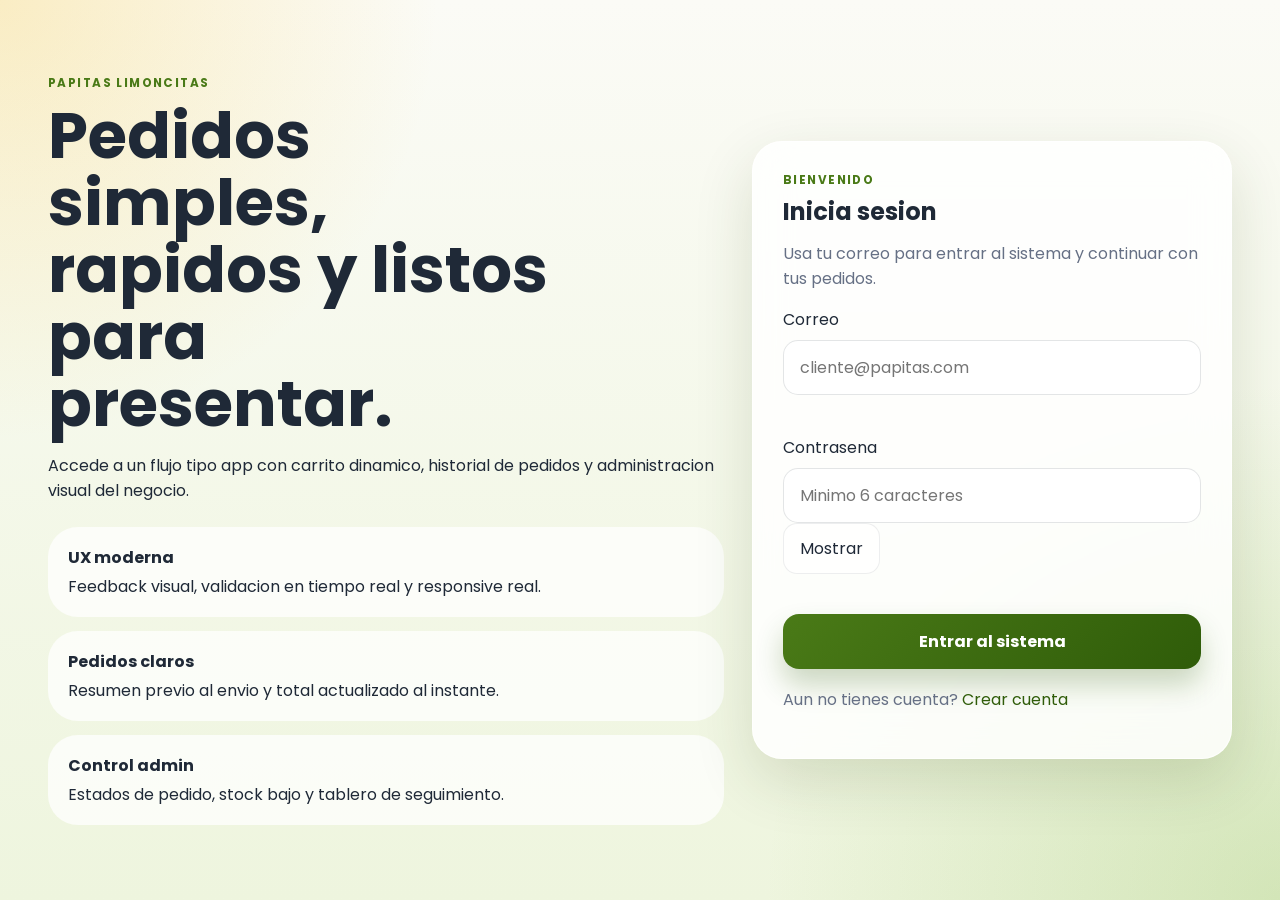
<file: src/main/resources/static/index.html>
<!DOCTYPE html>
<html lang="es">
<head>
    <meta charset="UTF-8">
    <meta name="viewport" content="width=device-width, initial-scale=1.0">
    <title>Papitas Limoncitas | Tienda</title>
    <link rel="preconnect" href="https://fonts.googleapis.com">
    <link rel="preconnect" href="https://fonts.gstatic.com" crossorigin>
    <link href="https://fonts.googleapis.com/css2?family=Poppins:wght@400;500;600;700;800&family=Satisfy&display=swap" rel="stylesheet">
    <link rel="stylesheet" href="styles.css">
</head>
<body class="store-body">
    <div class="store-backdrop"></div>

    <header class="navbar glass-panel">
        <a class="brand-lockup" href="#inicio">
            <img src="assets/logo-ibague.jpeg" alt="Logo Papitas Limoncitas Ibague" class="brand-logo">
            <div>
                <strong>Papitas Limoncitas</strong>
                <span>Las autenticas</span>
            </div>
        </a>

        <nav class="navbar-links">
            <a href="#catalogo">Productos</a>
            <a href="#mayorista">Mayorista</a>
            <a href="#historial">Historial</a>
            <a href="admin.html" id="adminLink" class="hidden">Admin</a>
        </nav>

        <div class="navbar-actions">
            <div class="welcome-chip" id="welcomeChip">Invitado</div>
            <button class="ghost-button" id="logoutButton" type="button">Cerrar sesion</button>
        </div>
    </header>

    <main class="store-shell">
        <section id="inicio" class="hero-surface glass-panel">
            <div class="hero-copy">
                <p class="eyebrow">Las mejores papitas de la ciudad</p>
                <h1>Sabor que enamora en cada bocado</h1>
                <p class="hero-text">Perfectas para compartir o emprender. Calidad + sabor = Papitas Limoncitas.</p>
                <div class="hero-badges">
                    <span class="meta-chip">Entrega agil</span>
                    <span class="meta-chip">Snack premium</span>
                    <span class="meta-chip">Ideal para reventa</span>
                </div>
                <div class="hero-cta">
                    <a class="primary-inline-button" href="#catalogo">Pedir ahora</a>
                    <a class="ghost-button" href="#mayorista">Ver mayorista</a>
                </div>
            </div>

            <div class="hero-visual">
                <div class="hero-photo-card">
                    <img src="assets/papitas-gallery-1.jpeg" alt="Empaques reales de Papitas Limoncitas">
                    <div class="floating-quote">Perfectas para compartir o emprender</div>
                </div>
                <div class="hero-stats">
                    <article>
                        <strong id="productCount">0</strong>
                        <span>Sabores disponibles</span>
                    </article>
                    <article>
                        <strong id="lowStockCount">0</strong>
                        <span>Con stock bajo</span>
                    </article>
                </div>
            </div>
        </section>

        <section class="marketing-strip">
            <article class="marketing-card glass-panel">"Las mejores papitas de la ciudad!"</article>
            <article class="marketing-card glass-panel">"Sabor que enamora en cada bocado"</article>
            <article class="marketing-card glass-panel">"Calidad + sabor = Papitas Limoncitas"</article>
        </section>

        <section id="catalogo" class="content-grid">
            <section class="catalog-stack">
                <div class="section-panel glass-panel">
                    <div class="section-head">
                        <div>
                            <p class="eyebrow">Catalogo</p>
                            <h2>Elige tus papitas favoritas</h2>
                            <p class="muted">Productos con imagen real, stock visible y compra super rapida.</p>
                        </div>
                        <label class="searchbox">
                            <span>Buscar sabor</span>
                            <input id="searchInput" type="search" placeholder="Limon, BBQ, tocineta...">
                        </label>
                    </div>
                    <div id="productGrid" class="product-grid"></div>
                    <div id="emptyProducts" class="empty-state hidden">No encontramos productos con ese filtro.</div>
                </div>

                <div id="mayorista" class="section-panel glass-panel wholesale-panel">
                    <div class="section-head">
                        <div>
                            <p class="eyebrow">Compra al por mayor</p>
                            <h2>Ideal para negocios y emprendedores</h2>
                            <p class="muted">Si compras 50 o mas unidades, activamos precio mayorista automaticamente.</p>
                        </div>
                        <img src="assets/papitas-gallery-2.jpeg" alt="Marca Papitas Limoncitas" class="wholesale-brand">
                    </div>
                    <div class="wholesale-grid">
                        <article class="wholesale-card">
                            <strong>Precio mayorista</strong>
                            <span>$2200 por unidad</span>
                        </article>
                        <article class="wholesale-card">
                            <strong>Precio sugerido de venta</strong>
                            <span>$3000 por unidad</span>
                        </article>
                        <article class="wholesale-card accent">
                            <strong>Mensaje</strong>
                            <span>Gana dinero revendiendo nuestras papitas.</span>
                        </article>
                    </div>
                    <div id="wholesaleStatus" class="inline-banner">
                        Todavia no alcanzas el minimo mayorista.
                    </div>
                </div>

                <div id="historial" class="section-panel glass-panel">
                    <div class="section-head">
                        <div>
                            <p class="eyebrow">Historial</p>
                            <h2>Tus ultimos pedidos</h2>
                        </div>
                        <button id="refreshHistoryButton" class="ghost-button" type="button">Actualizar</button>
                    </div>
                    <div id="historyList" class="history-list"></div>
                </div>

                <div class="section-panel glass-panel">
                    <div class="section-head">
                        <div>
                            <p class="eyebrow">Contacto oficial</p>
                            <h2>Haz tu pedido tambien por redes</h2>
                            <p class="muted">Si prefieres atencion directa, escribe o comparte nuestro perfil.</p>
                        </div>
                    </div>
                    <div class="wholesale-grid">
                        <article class="wholesale-card">
                            <strong>Telefono</strong>
                            <span>3105999230</span>
                        </article>
                        <article class="wholesale-card accent">
                            <strong>Instagram</strong>
                            <span><a href="https://www.instagram.com/papitaslimoncitasibague/" target="_blank" rel="noopener noreferrer">@papitaslimoncitasibague</a></span>
                        </article>
                        <article class="wholesale-card">
                            <strong>Mensaje</strong>
                            <span>Escribenos para pedidos, eventos y ventas al por mayor.</span>
                        </article>
                    </div>
                </div>
            </section>

            <aside id="cartPanel" class="cart-sidebar glass-panel">
                <div class="section-head compact">
                    <div>
                        <p class="eyebrow">Carrito</p>
                        <h2>Tu pedido</h2>
                    </div>
                    <span class="badge" id="cartCount">0 items</span>
                </div>

                <div id="cartItems" class="cart-items"></div>
                <div id="emptyCart" class="empty-state">Agrega productos para empezar tu pedido.</div>

                <div class="summary-box">
                    <div class="summary-row">
                        <span>Unidades</span>
                        <strong id="unitsValue">0</strong>
                    </div>
                    <div class="summary-row">
                        <span>Subtotal</span>
                        <strong id="subtotalValue">$0</strong>
                    </div>
                    <div class="summary-row">
                        <span>Ahorro mayorista</span>
                        <strong id="savingValue">$0</strong>
                    </div>
                    <div class="summary-row total-row">
                        <span>Total</span>
                        <strong id="totalValue">$0</strong>
                    </div>
                </div>

                <form id="checkoutForm" class="checkout-form" novalidate>
                    <div class="input-wrap">
                        <label for="direccion">Direccion de entrega</label>
                        <input id="direccion" name="direccion" placeholder="Calle 123 #45-67, apto 201" maxlength="160">
                        <small class="field-error" data-error-for="direccion"></small>
                    </div>
                    <div class="input-wrap">
                        <label for="telefono">Telefono de contacto</label>
                        <input id="telefono" name="telefono" placeholder="+57 300 123 4567" maxlength="20">
                        <small class="field-error" data-error-for="telefono"></small>
                    </div>
                    <div class="input-wrap">
                        <label for="metodoPago">Metodo de pago</label>
                        <select id="metodoPago" name="metodoPago">
                            <option value="">Selecciona una opcion</option>
                            <option value="Efectivo">Efectivo</option>
                            <option value="Nequi">Nequi</option>
                            <option value="Daviplata">Daviplata</option>
                        </select>
                        <small class="field-error" data-error-for="metodoPago"></small>
                    </div>

                    <div id="orderPreview" class="summary-preview">Tu resumen aparecera aqui cuando agregues productos.</div>
                    <button id="submitOrderButton" class="primary-button" type="submit">Confirmar pedido</button>
                </form>
            </aside>
        </section>
    </main>

    <button id="floatingCartButton" class="floating-cart" type="button">
        <span>Carrito</span>
        <strong id="floatingCartCount">0</strong>
    </button>

    <div id="confirmModal" class="modal hidden">
        <div class="modal-card">
            <p class="eyebrow">Confirmacion</p>
            <h3>Revisa tu pedido antes de enviarlo</h3>
            <div id="confirmContent" class="confirm-content"></div>
            <div class="modal-actions">
                <button id="cancelConfirmButton" class="ghost-button" type="button">Seguir editando</button>
                <button id="confirmOrderButton" class="primary-button" type="button">Enviar ahora</button>
            </div>
        </div>
    </div>

    <div id="processingModal" class="modal hidden">
        <div class="modal-card process-card">
            <div class="spinner-ring"></div>
            <p class="eyebrow">Pedido en proceso</p>
            <h3>Estamos preparando tu orden</h3>
            <p class="muted">Validando productos, stock y total final.</p>
        </div>
    </div>

    <div id="successModal" class="modal hidden">
        <div class="modal-card success-card">
            <p class="eyebrow">Pedido exitoso</p>
            <h3>Tu compra fue registrada correctamente</h3>
            <p id="successMessage" class="muted"></p>
            <div class="modal-actions">
                <button id="closeSuccessButton" class="primary-button" type="button">Seguir comprando</button>
            </div>
        </div>
    </div>

    <div id="toast" class="toast hidden"></div>

    <script src="shared.js"></script>
    <script src="index.js"></script>
</body>
</html>
</file>
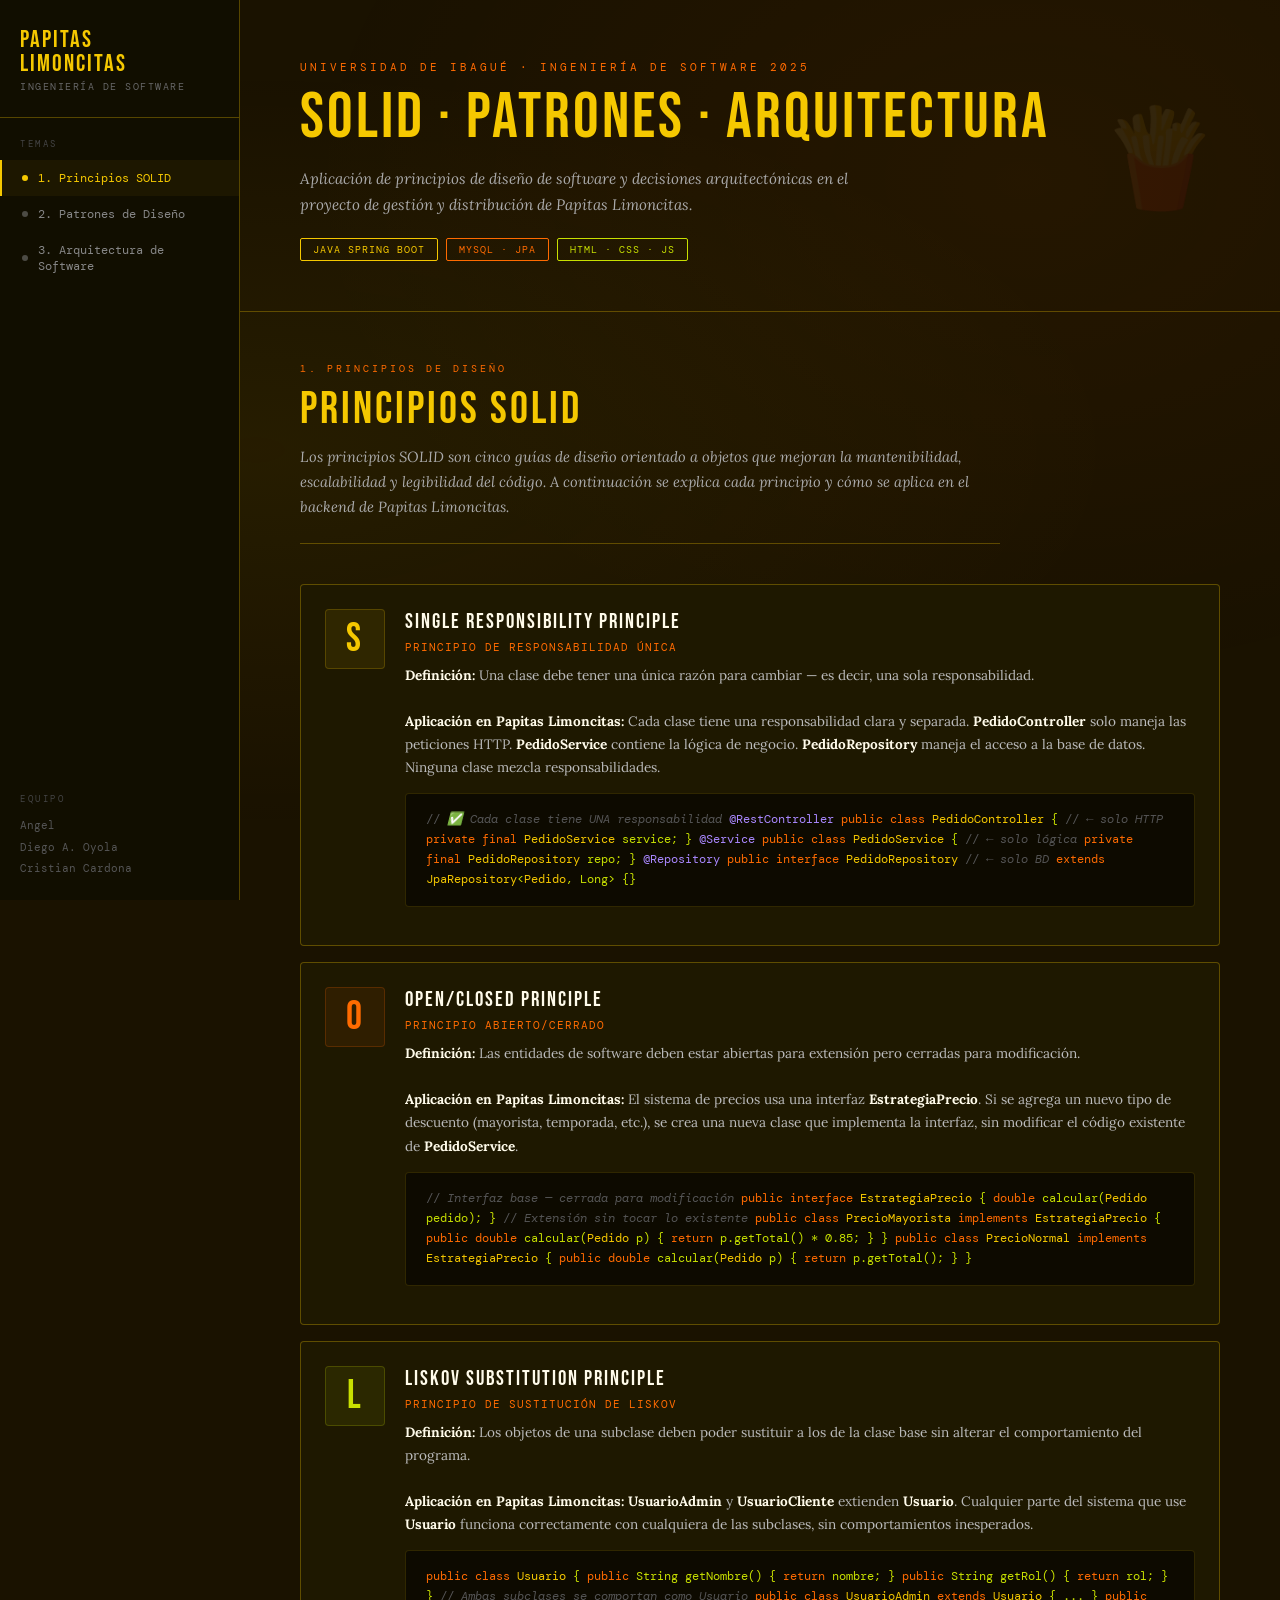
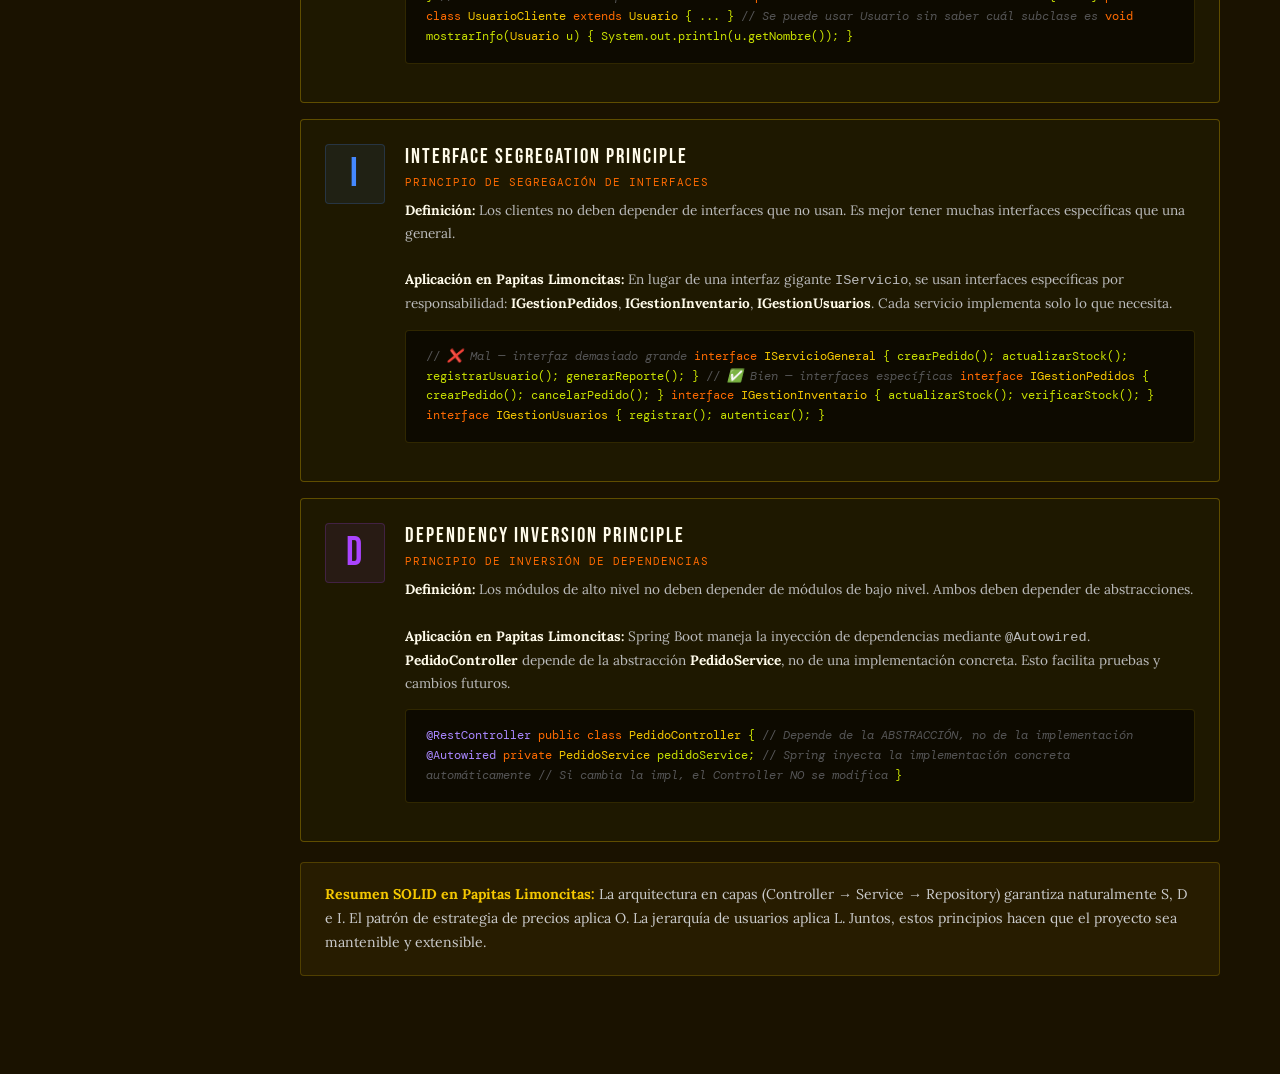
<file: avance 3/solid_patrones.html>
<!DOCTYPE html>
<html lang="es">
<head>
<meta charset="UTF-8"/>
<meta name="viewport" content="width=device-width, initial-scale=1.0"/>
<title>SOLID · Patrones · Arquitectura — Papitas Limoncitas</title>
<style>
@import url('https://fonts.googleapis.com/css2?family=Bebas+Neue&family=DM+Mono:ital,wght@0,400;0,500;1,400&family=Lora:ital,wght@0,400;0,600;1,400&display=swap');

:root {
  --y: #F5C800;
  --o: #FF6B00;
  --g: #C8E000;
  --d: #1A1200;
  --w: #FFFBEA;
  --m: #2C2400;
  --card: #FFFFF5;
  --border: rgba(245,200,0,0.3);
}

* { margin:0; padding:0; box-sizing:border-box; }

body {
  font-family: 'Lora', serif;
  background: var(--d);
  color: var(--w);
  min-height: 100vh;
  overflow-x: hidden;
}

/* BG texture */
body::before {
  content:'';
  position:fixed;
  inset:0;
  background: 
    radial-gradient(ellipse at 20% 50%, rgba(245,200,0,0.06) 0%, transparent 60%),
    radial-gradient(ellipse at 80% 20%, rgba(255,107,0,0.05) 0%, transparent 50%);
  pointer-events:none;
  z-index:0;
}

/* SIDEBAR */
.sidebar {
  position: fixed;
  left:0; top:0; bottom:0;
  width: 240px;
  background: #110E00;
  border-right: 1px solid var(--border);
  z-index: 100;
  overflow-y: auto;
  display: flex;
  flex-direction: column;
}

.sidebar-logo {
  padding: 28px 20px 24px;
  border-bottom: 1px solid var(--border);
}

.logo-chip {
  font-family: 'Bebas Neue', sans-serif;
  font-size: 1.5rem;
  color: var(--y);
  letter-spacing: 2px;
  line-height: 1;
}

.logo-sub {
  font-family: 'DM Mono', monospace;
  font-size: 0.62rem;
  color: #666;
  letter-spacing: 1.5px;
  text-transform: uppercase;
  margin-top: 4px;
}

.nav-group { padding: 20px 0 0; }

.nav-label {
  font-family: 'DM Mono', monospace;
  font-size: 0.58rem;
  text-transform: uppercase;
  letter-spacing: 2.5px;
  color: #444;
  padding: 0 20px 10px;
}

.nav-item {
  display: flex;
  align-items: center;
  gap: 10px;
  padding: 10px 20px;
  cursor: pointer;
  border-left: 2px solid transparent;
  transition: all 0.2s;
  text-decoration: none;
  color: #888;
  font-family: 'DM Mono', monospace;
  font-size: 0.75rem;
}

.nav-item:hover, .nav-item.active {
  color: var(--y);
  border-left-color: var(--y);
  background: rgba(245,200,0,0.05);
}

.nav-item .dot {
  width: 6px; height: 6px;
  border-radius: 50%;
  background: currentColor;
  opacity: 0.5;
  flex-shrink: 0;
}

.nav-item.active .dot { opacity: 1; }

/* MAIN */
.main {
  margin-left: 240px;
  position: relative;
  z-index: 1;
}

/* HERO */
.hero {
  padding: 60px 60px 50px;
  border-bottom: 1px solid var(--border);
  position: relative;
  overflow: hidden;
}

.hero::after {
  content: '🍟';
  position: absolute;
  right: 60px;
  top: 50%;
  transform: translateY(-50%);
  font-size: 6rem;
  opacity: 0.08;
}

.hero-eyebrow {
  font-family: 'DM Mono', monospace;
  font-size: 0.68rem;
  text-transform: uppercase;
  letter-spacing: 3px;
  color: var(--o);
  margin-bottom: 12px;
}

.hero-title {
  font-family: 'Bebas Neue', sans-serif;
  font-size: clamp(2.5rem, 5vw, 4rem);
  color: var(--y);
  letter-spacing: 3px;
  line-height: 1;
  margin-bottom: 16px;
}

.hero-desc {
  font-size: 0.95rem;
  color: #aaa;
  max-width: 600px;
  line-height: 1.7;
  font-style: italic;
}

.hero-tags {
  display: flex;
  gap: 8px;
  margin-top: 20px;
  flex-wrap: wrap;
}

.tag {
  font-family: 'DM Mono', monospace;
  font-size: 0.65rem;
  padding: 4px 12px;
  border-radius: 2px;
  border: 1px solid;
  text-transform: uppercase;
  letter-spacing: 1px;
}

.tag-y { border-color: var(--y); color: var(--y); }
.tag-o { border-color: var(--o); color: var(--o); }
.tag-g { border-color: var(--g); color: var(--g); }

/* SECTIONS */
.section { display: none; padding: 50px 60px 80px; }
.section.active { display: block; }

.section-eyebrow {
  font-family: 'DM Mono', monospace;
  font-size: 0.65rem;
  text-transform: uppercase;
  letter-spacing: 3px;
  color: var(--o);
  margin-bottom: 8px;
}

.section-title {
  font-family: 'Bebas Neue', sans-serif;
  font-size: 2.8rem;
  color: var(--y);
  letter-spacing: 3px;
  margin-bottom: 8px;
}

.section-intro {
  font-size: 0.92rem;
  color: #aaa;
  font-style: italic;
  max-width: 700px;
  line-height: 1.7;
  margin-bottom: 40px;
  padding-bottom: 24px;
  border-bottom: 1px solid var(--border);
}

/* CARDS */
.card {
  background: #1E1800;
  border: 1px solid var(--border);
  border-radius: 4px;
  padding: 28px 32px;
  margin-bottom: 20px;
  position: relative;
  overflow: hidden;
  transition: border-color 0.2s;
}

.card:hover { border-color: rgba(245,200,0,0.5); }

.card::before {
  content: '';
  position: absolute;
  left: 0; top: 0; bottom: 0;
  width: 3px;
  background: var(--y);
}

.card.orange::before { background: var(--o); }
.card.green::before { background: var(--g); }
.card.red::before { background: #FF4444; }
.card.blue::before { background: #4488FF; }
.card.purple::before { background: #AA44FF; }

.card-label {
  font-family: 'DM Mono', monospace;
  font-size: 0.62rem;
  text-transform: uppercase;
  letter-spacing: 2px;
  color: var(--y);
  margin-bottom: 8px;
}

.card.orange .card-label { color: var(--o); }
.card.green .card-label { color: var(--g); }
.card.red .card-label { color: #FF4444; }
.card.blue .card-label { color: #4488FF; }
.card.purple .card-label { color: #AA44FF; }

.card-title {
  font-family: 'Bebas Neue', sans-serif;
  font-size: 1.6rem;
  letter-spacing: 2px;
  color: var(--w);
  margin-bottom: 14px;
}

.card-body {
  font-size: 0.88rem;
  color: #bbb;
  line-height: 1.75;
}

.card-body strong { color: var(--w); font-weight: 600; }

/* CODE BLOCK */
.code {
  background: #0D0A00;
  border: 1px solid rgba(245,200,0,0.15);
  border-radius: 4px;
  padding: 16px 20px;
  margin: 14px 0;
  font-family: 'DM Mono', monospace;
  font-size: 0.78rem;
  color: #C8E000;
  overflow-x: auto;
  line-height: 1.6;
}

.code .comment { color: #555; font-style: italic; }
.code .kw { color: var(--o); }
.code .cls { color: var(--y); }
.code .str { color: #88CC44; }
.code .ann { color: #AA88FF; }

/* GRID 2 col */
.grid2 { display: grid; grid-template-columns: 1fr 1fr; gap: 16px; margin-bottom: 20px; }
.grid3 { display: grid; grid-template-columns: repeat(3, 1fr); gap: 16px; margin-bottom: 20px; }

/* SOLID badges */
.solid-badge {
  display: inline-block;
  font-family: 'Bebas Neue', sans-serif;
  font-size: 2.5rem;
  color: var(--y);
  letter-spacing: 3px;
  background: rgba(245,200,0,0.08);
  border: 1px solid rgba(245,200,0,0.2);
  border-radius: 4px;
  width: 60px;
  height: 60px;
  display: flex;
  align-items: center;
  justify-content: center;
  margin-bottom: 12px;
  flex-shrink: 0;
}

.solid-card {
  background: #1E1800;
  border: 1px solid var(--border);
  border-radius: 4px;
  padding: 24px;
  margin-bottom: 16px;
  display: flex;
  gap: 20px;
  transition: border-color 0.2s;
}

.solid-card:hover { border-color: rgba(245,200,0,0.4); }

.solid-content { flex: 1; }

.solid-name {
  font-family: 'Bebas Neue', sans-serif;
  font-size: 1.3rem;
  letter-spacing: 2px;
  color: var(--w);
  margin-bottom: 6px;
}

.solid-def {
  font-family: 'DM Mono', monospace;
  font-size: 0.7rem;
  color: var(--o);
  margin-bottom: 10px;
  text-transform: uppercase;
  letter-spacing: 1px;
}

.solid-body { font-size: 0.85rem; color: #bbb; line-height: 1.7; }
.solid-body strong { color: var(--w); }

/* ARCH DIAGRAM */
.arch-layer {
  border: 1px solid var(--border);
  border-radius: 4px;
  margin-bottom: 2px;
  overflow: hidden;
}

.arch-layer-header {
  background: rgba(245,200,0,0.08);
  padding: 10px 20px;
  display: flex;
  align-items: center;
  gap: 12px;
  border-bottom: 1px solid var(--border);
}

.arch-layer-label {
  font-family: 'Bebas Neue', sans-serif;
  font-size: 1rem;
  letter-spacing: 2px;
  color: var(--y);
}

.arch-layer-sub {
  font-family: 'DM Mono', monospace;
  font-size: 0.65rem;
  color: #666;
  margin-left: auto;
}

.arch-layer-body {
  padding: 14px 20px;
  display: flex;
  gap: 10px;
  flex-wrap: wrap;
}

.arch-chip {
  font-family: 'DM Mono', monospace;
  font-size: 0.72rem;
  padding: 4px 12px;
  background: rgba(245,200,0,0.06);
  border: 1px solid rgba(245,200,0,0.15);
  border-radius: 2px;
  color: #ccc;
}

.arch-arrow {
  text-align: center;
  color: var(--o);
  font-size: 1.2rem;
  padding: 4px 0;
}

/* PATRON CARD */
.patron {
  background: #1A1400;
  border: 1px solid var(--border);
  border-radius: 4px;
  overflow: hidden;
  margin-bottom: 16px;
}

.patron-header {
  display: flex;
  align-items: center;
  gap: 16px;
  padding: 16px 24px;
  background: rgba(245,200,0,0.04);
  border-bottom: 1px solid var(--border);
}

.patron-type {
  font-family: 'DM Mono', monospace;
  font-size: 0.6rem;
  text-transform: uppercase;
  letter-spacing: 2px;
  padding: 3px 8px;
  border-radius: 2px;
  border: 1px solid;
}

.pt-creacional { border-color: var(--g); color: var(--g); }
.pt-estructural { border-color: #4488FF; color: #4488FF; }
.pt-comportamiento { border-color: #AA44FF; color: #AA44FF; }

.patron-name {
  font-family: 'Bebas Neue', sans-serif;
  font-size: 1.4rem;
  letter-spacing: 2px;
  color: var(--w);
}

.patron-body { padding: 20px 24px; }
.patron-desc { font-size: 0.85rem; color: #bbb; line-height: 1.7; margin-bottom: 14px; }
.patron-aplicacion {
  background: #0D0A00;
  border-left: 3px solid var(--y);
  padding: 12px 16px;
  font-family: 'DM Mono', monospace;
  font-size: 0.75rem;
  color: #aaa;
  line-height: 1.6;
}

.patron-aplicacion strong { color: var(--y); display: block; margin-bottom: 4px; font-size: 0.68rem; text-transform: uppercase; letter-spacing: 1px; }

/* TABLE */
table { width: 100%; border-collapse: collapse; margin: 20px 0; font-size: 0.84rem; }
th {
  background: rgba(245,200,0,0.08);
  color: var(--y);
  font-family: 'DM Mono', monospace;
  font-size: 0.65rem;
  text-transform: uppercase;
  letter-spacing: 1.5px;
  padding: 10px 16px;
  text-align: left;
  border-bottom: 1px solid var(--border);
}
td {
  padding: 10px 16px;
  border-bottom: 1px solid rgba(245,200,0,0.07);
  color: #bbb;
  vertical-align: top;
}
td strong { color: var(--w); }
tr:hover td { background: rgba(245,200,0,0.03); }

/* HIGHLIGHT BOX */
.highlight {
  background: rgba(245,200,0,0.06);
  border: 1px solid rgba(245,200,0,0.2);
  border-radius: 4px;
  padding: 20px 24px;
  margin: 20px 0;
  font-size: 0.88rem;
  color: #ccc;
  line-height: 1.7;
}

.highlight strong { color: var(--y); }

/* TABS */
.tabs { display: flex; gap: 2px; margin-bottom: 28px; border-bottom: 1px solid var(--border); }
.tab-btn {
  font-family: 'DM Mono', monospace;
  font-size: 0.7rem;
  text-transform: uppercase;
  letter-spacing: 1px;
  padding: 10px 18px;
  background: none;
  border: none;
  color: #555;
  cursor: pointer;
  border-bottom: 2px solid transparent;
  margin-bottom: -1px;
  transition: all 0.2s;
}
.tab-btn:hover { color: #aaa; }
.tab-btn.active { color: var(--y); border-bottom-color: var(--y); }
.tab-panel { display: none; }
.tab-panel.active { display: block; }

h3.sub {
  font-family: 'Bebas Neue', sans-serif;
  font-size: 1.2rem;
  letter-spacing: 2px;
  color: var(--w);
  margin: 28px 0 14px;
  padding-bottom: 8px;
  border-bottom: 1px solid var(--border);
}
</style>
</head>
<body>

<nav class="sidebar">
  <div class="sidebar-logo">
    <div class="logo-chip">Papitas<br>Limoncitas</div>
    <div class="logo-sub">Ingeniería de Software</div>
  </div>
  <div class="nav-group">
    <div class="nav-label">Temas</div>
    <a class="nav-item active" onclick="show('s1',this)"><div class="dot"></div>1. Principios SOLID</a>
    <a class="nav-item" onclick="show('s2',this)"><div class="dot"></div>2. Patrones de Diseño</a>
    <a class="nav-item" onclick="show('s3',this)"><div class="dot"></div>3. Arquitectura de Software</a>
  </div>
  <div class="nav-group" style="margin-top:auto;padding-bottom:20px;">
    <div class="nav-label">Equipo</div>
    <div style="padding:0 20px;font-family:'DM Mono',monospace;font-size:0.68rem;color:#555;line-height:2;">
      Angel<br>Diego A. Oyola<br>Cristian Cardona
    </div>
  </div>
</nav>

<div class="main">
  <div class="hero">
    <div class="hero-eyebrow">Universidad de Ibagué · Ingeniería de Software 2025</div>
    <div class="hero-title">SOLID · Patrones · Arquitectura</div>
    <div class="hero-desc">Aplicación de principios de diseño de software y decisiones arquitectónicas en el proyecto de gestión y distribución de Papitas Limoncitas.</div>
    <div class="hero-tags">
      <span class="tag tag-y">Java Spring Boot</span>
      <span class="tag tag-o">MySQL · JPA</span>
      <span class="tag tag-g">HTML · CSS · JS</span>
    </div>
  </div>

  <!-- ══════════ SOLID ══════════ -->
  <div class="section active" id="s1">
    <div class="section-eyebrow">1. Principios de Diseño</div>
    <div class="section-title">PRINCIPIOS SOLID</div>
    <div class="section-intro">Los principios SOLID son cinco guías de diseño orientado a objetos que mejoran la mantenibilidad, escalabilidad y legibilidad del código. A continuación se explica cada principio y cómo se aplica en el backend de Papitas Limoncitas.</div>

    <!-- S -->
    <div class="solid-card">
      <div class="solid-badge">S</div>
      <div class="solid-content">
        <div class="solid-name">Single Responsibility Principle</div>
        <div class="solid-def">Principio de Responsabilidad Única</div>
        <div class="solid-body">
          <strong>Definición:</strong> Una clase debe tener una única razón para cambiar — es decir, una sola responsabilidad.<br><br>
          <strong>Aplicación en Papitas Limoncitas:</strong> Cada clase tiene una responsabilidad clara y separada. <strong>PedidoController</strong> solo maneja las peticiones HTTP. <strong>PedidoService</strong> contiene la lógica de negocio. <strong>PedidoRepository</strong> maneja el acceso a la base de datos. Ninguna clase mezcla responsabilidades.
        </div>
        <div class="code">
<span class="comment">// ✅ Cada clase tiene UNA responsabilidad</span>
<span class="ann">@RestController</span>
<span class="kw">public class</span> <span class="cls">PedidoController</span> {        <span class="comment">// ← solo HTTP</span>
    <span class="kw">private final</span> <span class="cls">PedidoService</span> service;
}

<span class="ann">@Service</span>
<span class="kw">public class</span> <span class="cls">PedidoService</span> {             <span class="comment">// ← solo lógica</span>
    <span class="kw">private final</span> <span class="cls">PedidoRepository</span> repo;
}

<span class="ann">@Repository</span>
<span class="kw">public interface</span> <span class="cls">PedidoRepository</span>          <span class="comment">// ← solo BD</span>
    <span class="kw">extends</span> <span class="cls">JpaRepository</span>&lt;<span class="cls">Pedido</span>, Long&gt; {}
        </div>
      </div>
    </div>

    <!-- O -->
    <div class="solid-card">
      <div class="solid-badge" style="color:var(--o);background:rgba(255,107,0,0.08);border-color:rgba(255,107,0,0.2)">O</div>
      <div class="solid-content">
        <div class="solid-name">Open/Closed Principle</div>
        <div class="solid-def">Principio Abierto/Cerrado</div>
        <div class="solid-body">
          <strong>Definición:</strong> Las entidades de software deben estar abiertas para extensión pero cerradas para modificación.<br><br>
          <strong>Aplicación en Papitas Limoncitas:</strong> El sistema de precios usa una interfaz <strong>EstrategiaPrecio</strong>. Si se agrega un nuevo tipo de descuento (mayorista, temporada, etc.), se crea una nueva clase que implementa la interfaz, sin modificar el código existente de <strong>PedidoService</strong>.
        </div>
        <div class="code">
<span class="comment">// Interfaz base — cerrada para modificación</span>
<span class="kw">public interface</span> <span class="cls">EstrategiaPrecio</span> {
    <span class="kw">double</span> calcular(<span class="cls">Pedido</span> pedido);
}

<span class="comment">// Extensión sin tocar lo existente</span>
<span class="kw">public class</span> <span class="cls">PrecioMayorista</span> <span class="kw">implements</span> <span class="cls">EstrategiaPrecio</span> {
    <span class="kw">public double</span> calcular(<span class="cls">Pedido</span> p) { <span class="kw">return</span> p.getTotal() * 0.85; }
}

<span class="kw">public class</span> <span class="cls">PrecioNormal</span> <span class="kw">implements</span> <span class="cls">EstrategiaPrecio</span> {
    <span class="kw">public double</span> calcular(<span class="cls">Pedido</span> p) { <span class="kw">return</span> p.getTotal(); }
}
        </div>
      </div>
    </div>

    <!-- L -->
    <div class="solid-card">
      <div class="solid-badge" style="color:var(--g);background:rgba(200,224,0,0.08);border-color:rgba(200,224,0,0.2)">L</div>
      <div class="solid-content">
        <div class="solid-name">Liskov Substitution Principle</div>
        <div class="solid-def">Principio de Sustitución de Liskov</div>
        <div class="solid-body">
          <strong>Definición:</strong> Los objetos de una subclase deben poder sustituir a los de la clase base sin alterar el comportamiento del programa.<br><br>
          <strong>Aplicación en Papitas Limoncitas:</strong> <strong>UsuarioAdmin</strong> y <strong>UsuarioCliente</strong> extienden <strong>Usuario</strong>. Cualquier parte del sistema que use <strong>Usuario</strong> funciona correctamente con cualquiera de las subclases, sin comportamientos inesperados.
        </div>
        <div class="code">
<span class="kw">public class</span> <span class="cls">Usuario</span> {
    <span class="kw">public</span> String getNombre() { <span class="kw">return</span> nombre; }
    <span class="kw">public</span> String getRol()    { <span class="kw">return</span> rol; }
}

<span class="comment">// Ambas subclases se comportan como Usuario</span>
<span class="kw">public class</span> <span class="cls">UsuarioAdmin</span> <span class="kw">extends</span> <span class="cls">Usuario</span> { ... }
<span class="kw">public class</span> <span class="cls">UsuarioCliente</span> <span class="kw">extends</span> <span class="cls">Usuario</span> { ... }

<span class="comment">// Se puede usar Usuario sin saber cuál subclase es</span>
<span class="kw">void</span> mostrarInfo(<span class="cls">Usuario</span> u) { System.out.println(u.getNombre()); }
        </div>
      </div>
    </div>

    <!-- I -->
    <div class="solid-card">
      <div class="solid-badge" style="color:#4488FF;background:rgba(68,136,255,0.08);border-color:rgba(68,136,255,0.2)">I</div>
      <div class="solid-content">
        <div class="solid-name">Interface Segregation Principle</div>
        <div class="solid-def">Principio de Segregación de Interfaces</div>
        <div class="solid-body">
          <strong>Definición:</strong> Los clientes no deben depender de interfaces que no usan. Es mejor tener muchas interfaces específicas que una general.<br><br>
          <strong>Aplicación en Papitas Limoncitas:</strong> En lugar de una interfaz gigante <code>IServicio</code>, se usan interfaces específicas por responsabilidad: <strong>IGestionPedidos</strong>, <strong>IGestionInventario</strong>, <strong>IGestionUsuarios</strong>. Cada servicio implementa solo lo que necesita.
        </div>
        <div class="code">
<span class="comment">// ❌ Mal — interfaz demasiado grande</span>
<span class="kw">interface</span> <span class="cls">IServicioGeneral</span> {
    crearPedido(); actualizarStock(); registrarUsuario(); generarReporte();
}

<span class="comment">// ✅ Bien — interfaces específicas</span>
<span class="kw">interface</span> <span class="cls">IGestionPedidos</span>    { crearPedido(); cancelarPedido(); }
<span class="kw">interface</span> <span class="cls">IGestionInventario</span> { actualizarStock(); verificarStock(); }
<span class="kw">interface</span> <span class="cls">IGestionUsuarios</span>   { registrar(); autenticar(); }
        </div>
      </div>
    </div>

    <!-- D -->
    <div class="solid-card">
      <div class="solid-badge" style="color:#AA44FF;background:rgba(170,68,255,0.08);border-color:rgba(170,68,255,0.2)">D</div>
      <div class="solid-content">
        <div class="solid-name">Dependency Inversion Principle</div>
        <div class="solid-def">Principio de Inversión de Dependencias</div>
        <div class="solid-body">
          <strong>Definición:</strong> Los módulos de alto nivel no deben depender de módulos de bajo nivel. Ambos deben depender de abstracciones.<br><br>
          <strong>Aplicación en Papitas Limoncitas:</strong> Spring Boot maneja la inyección de dependencias mediante <code>@Autowired</code>. <strong>PedidoController</strong> depende de la abstracción <strong>PedidoService</strong>, no de una implementación concreta. Esto facilita pruebas y cambios futuros.
        </div>
        <div class="code">
<span class="ann">@RestController</span>
<span class="kw">public class</span> <span class="cls">PedidoController</span> {

    <span class="comment">// Depende de la ABSTRACCIÓN, no de la implementación</span>
    <span class="ann">@Autowired</span>
    <span class="kw">private</span> <span class="cls">PedidoService</span> pedidoService;

    <span class="comment">// Spring inyecta la implementación concreta automáticamente</span>
    <span class="comment">// Si cambia la impl, el Controller NO se modifica</span>
}
        </div>
      </div>
    </div>

    <div class="highlight">
      <strong>Resumen SOLID en Papitas Limoncitas:</strong> La arquitectura en capas (Controller → Service → Repository) garantiza naturalmente S, D e I. El patrón de estrategia de precios aplica O. La jerarquía de usuarios aplica L. Juntos, estos principios hacen que el proyecto sea mantenible y extensible.
    </div>
  </div>

  <!-- ══════════ PATRONES ══════════ -->
  <div class="section" id="s2">
    <div class="section-eyebrow">2. Diseño de Software</div>
    <div class="section-title">PATRONES DE DISEÑO</div>
    <div class="section-intro">Los patrones de diseño son soluciones reutilizables a problemas recurrentes en el desarrollo de software. Se clasifican en Creacionales, Estructurales y de Comportamiento. Papitas Limoncitas implementa varios de ellos de forma explícita o implícita.</div>

    <div class="tabs">
      <button class="tab-btn active" onclick="showTab('pt','pt1',this)">Creacionales</button>
      <button class="tab-btn" onclick="showTab('pt','pt2',this)">Estructurales</button>
      <button class="tab-btn" onclick="showTab('pt','pt3',this)">Comportamiento</button>
      <button class="tab-btn" onclick="showTab('pt','pt4',this)">Resumen</button>
    </div>

    <div class="tab-panel active" id="pt1">
      <div class="patron">
        <div class="patron-header">
          <span class="patron-type pt-creacional">Creacional</span>
          <span class="patron-name">Singleton</span>
        </div>
        <div class="patron-body">
          <div class="patron-desc">Garantiza que una clase tenga una única instancia y proporciona un punto de acceso global a ella. Útil para recursos compartidos como conexiones a base de datos o configuraciones.</div>
          <div class="patron-aplicacion">
            <strong>Aplicación en Papitas Limoncitas</strong>
            Spring Boot gestiona los beans (<code>@Service</code>, <code>@Repository</code>) como Singletons por defecto. La conexión a MySQL a través de HikariPool es una única instancia compartida por toda la aplicación. También el <code>EntityManagerFactory</code> de JPA es un Singleton gestionado por el contenedor.
          </div>
          <div class="code">
<span class="comment">// Spring gestiona automáticamente el Singleton</span>
<span class="ann">@Service</span> <span class="comment">// ← una sola instancia en toda la app</span>
<span class="kw">public class</span> <span class="cls">PedidoService</span> { ... }

<span class="ann">@Repository</span> <span class="comment">// ← una sola instancia compartida</span>
<span class="kw">public interface</span> <span class="cls">ProductoRepository</span>
    <span class="kw">extends</span> <span class="cls">JpaRepository</span>&lt;<span class="cls">Producto</span>, Long&gt; {}
          </div>
        </div>
      </div>

      <div class="patron">
        <div class="patron-header">
          <span class="patron-type pt-creacional">Creacional</span>
          <span class="patron-name">Builder</span>
        </div>
        <div class="patron-body">
          <div class="patron-desc">Construye objetos complejos paso a paso, separando la construcción de la representación. Permite crear diferentes representaciones del mismo objeto.</div>
          <div class="patron-aplicacion">
            <strong>Aplicación en Papitas Limoncitas</strong>
            La construcción de un <code>Pedido</code> con múltiples <code>DetallePedido</code> utiliza el patrón Builder implícitamente. En el frontend, el carrito de compras construye el objeto pedido de forma incremental antes de enviarlo al backend.
          </div>
          <div class="code">
<span class="comment">// Construcción de pedido paso a paso</span>
<span class="cls">Pedido</span> pedido = <span class="kw">new</span> <span class="cls">Pedido</span>();
pedido.setNombreCliente(<span class="str">"Juan García"</span>);
pedido.setDireccion(<span class="str">"Calle 10 #5-20"</span>);
pedido.setMetodoPago(<span class="str">"Efectivo"</span>);

<span class="cls">DetallePedido</span> detalle = <span class="kw">new</span> <span class="cls">DetallePedido</span>();
detalle.setProducto(producto);
detalle.setCantidad(3);
pedido.getDetalles().add(detalle);
          </div>
        </div>
      </div>
    </div>

    <div class="tab-panel" id="pt2">
      <div class="patron">
        <div class="patron-header">
          <span class="patron-type pt-estructural">Estructural</span>
          <span class="patron-name">Repository (DAO)</span>
        </div>
        <div class="patron-body">
          <div class="patron-desc">Abstrae la capa de acceso a datos, separando la lógica de negocio de la persistencia. El repositorio actúa como una colección en memoria de objetos del dominio.</div>
          <div class="patron-aplicacion">
            <strong>Aplicación en Papitas Limoncitas</strong>
            Cada entidad tiene su propio repositorio que extiende <code>JpaRepository</code>. <code>PedidoRepository</code>, <code>ProductoRepository</code> y <code>UsuarioRepository</code> abstraen completamente las operaciones SQL. El servicio no sabe si los datos vienen de MySQL, H2 o cualquier otra fuente.
          </div>
          <div class="code">
<span class="ann">@Repository</span>
<span class="kw">public interface</span> <span class="cls">ProductoRepository</span>
        <span class="kw">extends</span> <span class="cls">JpaRepository</span>&lt;<span class="cls">Producto</span>, Long&gt; {

    <span class="comment">// Spring genera el SQL automáticamente</span>
    List&lt;<span class="cls">Producto</span>&gt; findByStockGreaterThan(<span class="kw">int</span> minStock);
    Optional&lt;<span class="cls">Producto</span>&gt; findByNombre(String nombre);
}
          </div>
        </div>
      </div>

      <div class="patron">
        <div class="patron-header">
          <span class="patron-type pt-estructural">Estructural</span>
          <span class="patron-name">DTO (Data Transfer Object)</span>
        </div>
        <div class="patron-body">
          <div class="patron-desc">Objeto que transporta datos entre capas o sistemas, evitando exponer directamente las entidades del dominio y controlando qué información se comparte.</div>
          <div class="patron-aplicacion">
            <strong>Aplicación en Papitas Limoncitas</strong>
            El README del proyecto menciona explícitamente "DTOs para entrada y salida de datos". Se usan para recibir datos del frontend y devolver respuestas sin exponer la estructura interna de las entidades JPA ni campos sensibles como la contraseña.
          </div>
          <div class="code">
<span class="comment">// Entidad — no se expone directamente</span>
<span class="ann">@Entity</span>
<span class="kw">public class</span> <span class="cls">Usuario</span> {
    <span class="kw">private</span> String password; <span class="comment">// campo sensible</span>
}

<span class="comment">// DTO — solo lo necesario para la respuesta</span>
<span class="kw">public class</span> <span class="cls">UsuarioDTO</span> {
    <span class="kw">private</span> String nombre;
    <span class="kw">private</span> String email;
    <span class="kw">private</span> String rol;
    <span class="comment">// sin password ✅</span>
}
          </div>
        </div>
      </div>

      <div class="patron">
        <div class="patron-header">
          <span class="patron-type pt-estructural">Estructural</span>
          <span class="patron-name">MVC (Model-View-Controller)</span>
        </div>
        <div class="patron-body">
          <div class="patron-desc">Separa la aplicación en tres componentes: Modelo (datos), Vista (interfaz) y Controlador (lógica de flujo). Facilita el mantenimiento y la escalabilidad.</div>
          <div class="patron-aplicacion">
            <strong>Aplicación en Papitas Limoncitas</strong>
            El proyecto sigue MVC claramente: el Modelo son las entidades JPA (Pedido, Producto, Usuario). La Vista es el frontend HTML/CSS/JS en <code>static/</code>. El Controlador son las clases <code>@RestController</code> que procesan las peticiones y devuelven respuestas JSON.
          </div>
        </div>
      </div>
    </div>

    <div class="tab-panel" id="pt3">
      <div class="patron">
        <div class="patron-header">
          <span class="patron-type pt-comportamiento">Comportamiento</span>
          <span class="patron-name">Strategy (Estrategia)</span>
        </div>
        <div class="patron-body">
          <div class="patron-desc">Define una familia de algoritmos, los encapsula y los hace intercambiables. Permite que el algoritmo varíe independientemente de los clientes que lo usan.</div>
          <div class="patron-aplicacion">
            <strong>Aplicación en Papitas Limoncitas</strong>
            El sistema de cálculo de precios usa Strategy. El README menciona "Cálculo mayorista duplicado en backend". Se puede definir una estrategia de precio normal y otra mayorista, seleccionando cuál aplicar según el tipo de cliente o cantidad del pedido.
          </div>
          <div class="code">
<span class="kw">interface</span> <span class="cls">EstrategiaPrecio</span> {
    <span class="kw">double</span> calcular(List&lt;<span class="cls">DetallePedido</span>&gt; items);
}

<span class="kw">class</span> <span class="cls">PrecioNormal</span> <span class="kw">implements</span> <span class="cls">EstrategiaPrecio</span> {
    <span class="kw">public double</span> calcular(...) { <span class="kw">return</span> subtotal; }
}

<span class="kw">class</span> <span class="cls">PrecioMayorista</span> <span class="kw">implements</span> <span class="cls">EstrategiaPrecio</span> {
    <span class="kw">public double</span> calcular(...) { <span class="kw">return</span> subtotal * 0.85; }
}
          </div>
        </div>
      </div>

      <div class="patron">
        <div class="patron-header">
          <span class="patron-type pt-comportamiento">Comportamiento</span>
          <span class="patron-name">Observer</span>
        </div>
        <div class="patron-body">
          <div class="patron-desc">Define una dependencia uno-a-muchos entre objetos: cuando un objeto cambia de estado, todos sus dependientes son notificados automáticamente.</div>
          <div class="patron-aplicacion">
            <strong>Aplicación en Papitas Limoncitas</strong>
            Cuando el estado de un pedido cambia (pendiente → en ruta → entregado), el sistema puede notificar al administrador y actualizar el inventario. Spring Events o los eventos de JPA (<code>@PostUpdate</code>) implementan este patrón automáticamente.
          </div>
          <div class="code">
<span class="ann">@Entity</span>
<span class="kw">public class</span> <span class="cls">Pedido</span> {

    <span class="ann">@PostUpdate</span> <span class="comment">// JPA Observer — se dispara al actualizar</span>
    <span class="kw">void</span> onEstadoCambiado() {
        <span class="kw">if</span> (<span class="str">"ENTREGADO"</span>.equals(estado)) {
            <span class="comment">// notificar admin, actualizar stock...</span>
        }
    }
}
          </div>
        </div>
      </div>

      <div class="patron">
        <div class="patron-header">
          <span class="patron-type pt-comportamiento">Comportamiento</span>
          <span class="patron-name">Template Method</span>
        </div>
        <div class="patron-body">
          <div class="patron-desc">Define el esqueleto de un algoritmo en una clase base, dejando que las subclases redefinan ciertos pasos sin cambiar la estructura general.</div>
          <div class="patron-aplicacion">
            <strong>Aplicación en Papitas Limoncitas</strong>
            El flujo de procesamiento de un pedido sigue siempre la misma secuencia: validar → calcular total → actualizar inventario → generar confirmación. <code>JpaRepository</code> de Spring Data aplica internamente Template Method para las operaciones CRUD estándar.
          </div>
        </div>
      </div>
    </div>

    <div class="tab-panel" id="pt4">
      <table>
        <thead>
          <tr><th>Patrón</th><th>Tipo</th><th>Dónde se aplica</th><th>Beneficio</th></tr>
        </thead>
        <tbody>
          <tr><td><strong>Singleton</strong></td><td>Creacional</td><td>Beans de Spring (@Service, @Repository)</td><td>Una sola instancia, menos memoria</td></tr>
          <tr><td><strong>Builder</strong></td><td>Creacional</td><td>Construcción de Pedido con detalles</td><td>Construcción flexible y clara</td></tr>
          <tr><td><strong>Repository</strong></td><td>Estructural</td><td>PedidoRepository, ProductoRepository</td><td>Abstracción de la BD</td></tr>
          <tr><td><strong>DTO</strong></td><td>Estructural</td><td>Entrada/salida de APIs REST</td><td>Seguridad y desacoplamiento</td></tr>
          <tr><td><strong>MVC</strong></td><td>Estructural</td><td>Toda la arquitectura del proyecto</td><td>Separación de responsabilidades</td></tr>
          <tr><td><strong>Strategy</strong></td><td>Comportamiento</td><td>Cálculo de precios (normal/mayorista)</td><td>Algoritmos intercambiables</td></tr>
          <tr><td><strong>Observer</strong></td><td>Comportamiento</td><td>Cambios de estado en pedidos</td><td>Notificaciones desacopladas</td></tr>
          <tr><td><strong>Template Method</strong></td><td>Comportamiento</td><td>Flujo de procesamiento de pedidos</td><td>Estructura reutilizable</td></tr>
        </tbody>
      </table>
    </div>
  </div>

  <!-- ══════════ ARQUITECTURA ══════════ -->
  <div class="section" id="s3">
    <div class="section-eyebrow">3. Diseño de Sistemas</div>
    <div class="section-title">ARQUITECTURA DE SOFTWARE</div>
    <div class="section-intro">La arquitectura de software define la estructura fundamental del sistema: cómo se organizan sus componentes, cómo se comunican y qué decisiones técnicas los soportan. Papitas Limoncitas usa una arquitectura en capas con separación entre frontend y backend.</div>

    <div class="tabs">
      <button class="tab-btn active" onclick="showTab('ar','ar1',this)">Tipo de Arquitectura</button>
      <button class="tab-btn" onclick="showTab('ar','ar2',this)">Capas del Sistema</button>
      <button class="tab-btn" onclick="showTab('ar','ar3',this)">Componentes</button>
      <button class="tab-btn" onclick="showTab('ar','ar4',this)">Decisiones</button>
    </div>

    <div class="tab-panel active" id="ar1">
      <div class="grid2">
        <div class="card">
          <div class="card-label">Estilo Arquitectónico</div>
          <div class="card-title">Arquitectura en Capas</div>
          <div class="card-body">El sistema se organiza en capas horizontales donde cada una tiene una responsabilidad específica. Las capas superiores consumen servicios de las inferiores pero no al revés. Es el estilo más usado en aplicaciones empresariales con Spring Boot.</div>
        </div>
        <div class="card orange">
          <div class="card-label">Patrón de Comunicación</div>
          <div class="card-title">REST API</div>
          <div class="card-body">El frontend HTML/CSS/JS se comunica con el backend a través de endpoints REST. Las respuestas son JSON. Esto permite que el frontend y backend sean independientes y que en el futuro se pueda agregar una app móvil sin cambiar el backend.</div>
        </div>
        <div class="card green">
          <div class="card-label">Patrón de Datos</div>
          <div class="card-title">ORM con JPA/Hibernate</div>
          <div class="card-body">Las entidades Java se mapean automáticamente a tablas MySQL mediante JPA. Hibernate genera el SQL. Esto abstrae completamente la base de datos y permite cambiar de motor de BD con mínimo esfuerzo.</div>
        </div>
        <div class="card blue">
          <div class="card-label">Despliegue</div>
          <div class="card-title">Monolito Modular</div>
          <div class="card-body">Todo el sistema se despliega como una sola unidad (JAR de Spring Boot). Es adecuado para el tamaño del proyecto. El README menciona Render como plataforma de despliegue y Railway para la base de datos en producción.</div>
        </div>
      </div>
    </div>

    <div class="tab-panel" id="ar2">
      <h3 class="sub">Estructura de Capas — Papitas Limoncitas</h3>

      <div class="arch-layer">
        <div class="arch-layer-header">
          <div class="arch-layer-label">Capa de Presentación</div>
          <div class="arch-layer-sub">Frontend · src/main/resources/static/</div>
        </div>
        <div class="arch-layer-body">
          <span class="arch-chip">index.html (Tienda)</span>
          <span class="arch-chip">login.html</span>
          <span class="arch-chip">admin.html</span>
          <span class="arch-chip">CSS / JavaScript</span>
          <span class="arch-chip">localStorage (carrito)</span>
        </div>
      </div>
      <div class="arch-arrow">↕ HTTP / REST (JSON)</div>

      <div class="arch-layer">
        <div class="arch-layer-header">
          <div class="arch-layer-label">Capa de Controladores</div>
          <div class="arch-layer-sub">@RestController · Manejo de peticiones HTTP</div>
        </div>
        <div class="arch-layer-body">
          <span class="arch-chip">PedidoController</span>
          <span class="arch-chip">ProductoController</span>
          <span class="arch-chip">UsuarioController</span>
          <span class="arch-chip">@RestControllerAdvice (errores)</span>
        </div>
      </div>
      <div class="arch-arrow">↕ Llamadas a métodos</div>

      <div class="arch-layer">
        <div class="arch-layer-header">
          <div class="arch-layer-label">Capa de Servicios</div>
          <div class="arch-layer-sub">@Service · Lógica de negocio</div>
        </div>
        <div class="arch-layer-body">
          <span class="arch-chip">PedidoService</span>
          <span class="arch-chip">ProductoService</span>
          <span class="arch-chip">UsuarioService</span>
          <span class="arch-chip">Validaciones Bean Validation</span>
          <span class="arch-chip">Cálculo de precios</span>
          <span class="arch-chip">Migración BCrypt</span>
        </div>
      </div>
      <div class="arch-arrow">↕ JPA / Hibernate</div>

      <div class="arch-layer">
        <div class="arch-layer-header">
          <div class="arch-layer-label">Capa de Persistencia</div>
          <div class="arch-layer-sub">@Repository · Acceso a datos</div>
        </div>
        <div class="arch-layer-body">
          <span class="arch-chip">PedidoRepository</span>
          <span class="arch-chip">ProductoRepository</span>
          <span class="arch-chip">UsuarioRepository</span>
          <span class="arch-chip">JpaRepository (CRUD genérico)</span>
        </div>
      </div>
      <div class="arch-arrow">↕ JDBC / SQL</div>

      <div class="arch-layer">
        <div class="arch-layer-header">
          <div class="arch-layer-label">Capa de Datos</div>
          <div class="arch-layer-sub">Base de Datos · MySQL 8.0 · Puerto 3306</div>
        </div>
        <div class="arch-layer-body">
          <span class="arch-chip">tabla: usuario</span>
          <span class="arch-chip">tabla: producto</span>
          <span class="arch-chip">tabla: pedido</span>
          <span class="arch-chip">tabla: detalle_pedido</span>
          <span class="arch-chip">HikariCP (pool de conexiones)</span>
        </div>
      </div>
    </div>

    <div class="tab-panel" id="ar3">
      <h3 class="sub">Componentes y Responsabilidades</h3>
      <table>
        <thead>
          <tr><th>Componente</th><th>Tecnología</th><th>Responsabilidad</th><th>Capa</th></tr>
        </thead>
        <tbody>
          <tr><td><strong>index.html</strong></td><td>HTML/CSS/JS</td><td>Tienda visual para clientes. Muestra productos, gestiona carrito con localStorage</td><td>Presentación</td></tr>
          <tr><td><strong>admin.html</strong></td><td>HTML/CSS/JS</td><td>Panel de administración. Gestión de pedidos, productos y usuarios</td><td>Presentación</td></tr>
          <tr><td><strong>login.html</strong></td><td>HTML/CSS/JS</td><td>Autenticación de usuarios por email y contraseña</td><td>Presentación</td></tr>
          <tr><td><strong>*Controller</strong></td><td>Spring MVC</td><td>Recibe peticiones HTTP, delega al servicio, devuelve JSON</td><td>Controlador</td></tr>
          <tr><td><strong>*Service</strong></td><td>Spring Boot</td><td>Lógica de negocio: validar pedidos, calcular precios, autenticar</td><td>Servicio</td></tr>
          <tr><td><strong>*Repository</strong></td><td>Spring Data JPA</td><td>CRUD sobre la base de datos. Consultas personalizadas</td><td>Persistencia</td></tr>
          <tr><td><strong>Entidades JPA</strong></td><td>Hibernate</td><td>Representan las tablas: Usuario, Producto, Pedido, DetallePedido</td><td>Modelo</td></tr>
          <tr><td><strong>MySQL</strong></td><td>MySQL 8.0</td><td>Persistencia relacional de todos los datos del negocio</td><td>Datos</td></tr>
          <tr><td><strong>HikariCP</strong></td><td>Spring Boot</td><td>Pool de conexiones a la BD. Gestiona conexiones eficientemente</td><td>Infraestructura</td></tr>
        </tbody>
      </table>

      <h3 class="sub">Flujo de una Petición REST</h3>
      <div class="card">
        <div class="card-body">
          <strong>Ejemplo: Cliente hace un pedido desde index.html</strong><br><br>
          1. El frontend JS recopila el carrito y hace <code>POST /pedidos</code> con JSON<br>
          2. <strong>PedidoController</strong> recibe la petición y valida el DTO<br>
          3. Llama a <strong>PedidoService.crearPedido()</strong><br>
          4. El servicio valida stock con <strong>ProductoRepository</strong><br>
          5. Crea el Pedido y sus DetallePedido en la BD mediante <strong>PedidoRepository.save()</strong><br>
          6. Retorna el pedido creado como JSON al frontend<br>
          7. El frontend muestra la confirmación al cliente
        </div>
      </div>
    </div>

    <div class="tab-panel" id="ar4">
      <h3 class="sub">Decisiones Arquitectónicas Clave</h3>

      <div class="card">
        <div class="card-label">Decisión 1</div>
        <div class="card-title">Monolito vs Microservicios</div>
        <div class="card-body">Se eligió <strong>arquitectura monolítica modular</strong> sobre microservicios. Justificación: el equipo es pequeño (3 personas), el dominio es simple y el presupuesto es limitado. Un monolito es más fácil de desarrollar, depurar y desplegar para este contexto. Si el negocio crece, se puede migrar a microservicios por módulos.</div>
      </div>

      <div class="card orange">
        <div class="card-label">Decisión 2</div>
        <div class="card-title">Frontend integrado vs Separado</div>
        <div class="card-body">El frontend HTML/CSS/JS se sirve desde <strong>Spring Boot como recursos estáticos</strong>. Esto simplifica el despliegue (un solo servidor) y evita problemas de CORS. La desventaja es que actualizar el frontend requiere reiniciar el backend, pero es aceptable para el tamaño del proyecto.</div>
      </div>

      <div class="card green">
        <div class="card-label">Decisión 3</div>
        <div class="card-title">ORM (JPA/Hibernate) vs SQL puro</div>
        <div class="card-body">Se usa <strong>JPA con Hibernate</strong> en lugar de SQL directo. Justificación: reduce código repetitivo, genera las tablas automáticamente (<code>ddl-auto=update</code>), y el equipo ya conoce Java. La desventaja es menor control sobre las consultas, pero aceptable para este volumen de datos.</div>
      </div>

      <div class="card blue">
        <div class="card-label">Decisión 4</div>
        <div class="card-title">Seguridad: BCrypt para contraseñas</div>
        <div class="card-body">El README menciona migración automática a <strong>BCrypt</strong> al iniciar sesión. Las contraseñas heredadas en texto plano se hashean automáticamente. Esta decisión mejora la seguridad sin romper cuentas existentes, siguiendo buenas prácticas de almacenamiento de credenciales.</div>
      </div>

      <div class="card purple">
        <div class="card-label">Decisión 5</div>
        <div class="card-title">Carrito en localStorage</div>
        <div class="card-body">El carrito de compras se persiste en <strong>localStorage del navegador</strong> en lugar de en el servidor. Justificación: evita crear sesiones en el backend, reduce la carga del servidor y el carrito sobrevive refrescos de página. Solo se persiste en la BD cuando se confirma el pedido.</div>
      </div>

      <div class="highlight">
        <strong>Conclusión arquitectónica:</strong> Papitas Limoncitas implementa una arquitectura en capas clásica, apropiada para su tamaño y contexto. Las decisiones técnicas priorizan la simplicidad, la mantenibilidad y el costo reducido de infraestructura, alineadas con las restricciones reales del proyecto (equipo pequeño, cliente con presupuesto limitado, usuarios no técnicos).
      </div>
    </div>
  </div>

</div>

<script>
function show(id, el) {
  document.querySelectorAll('.section').forEach(s => s.classList.remove('active'));
  document.querySelectorAll('.nav-item').forEach(n => n.classList.remove('active'));
  document.getElementById(id).classList.add('active');
  el.classList.add('active');
  event.preventDefault();
}

function showTab(group, panelId, btn) {
  const section = document.getElementById(panelId).closest('.section');
  section.querySelectorAll('.tab-panel').forEach(p => p.classList.remove('active'));
  section.querySelectorAll('.tab-btn').forEach(b => b.classList.remove('active'));
  document.getElementById(panelId).classList.add('active');
  btn.classList.add('active');
}
</script>
</body>
</html>
</file>
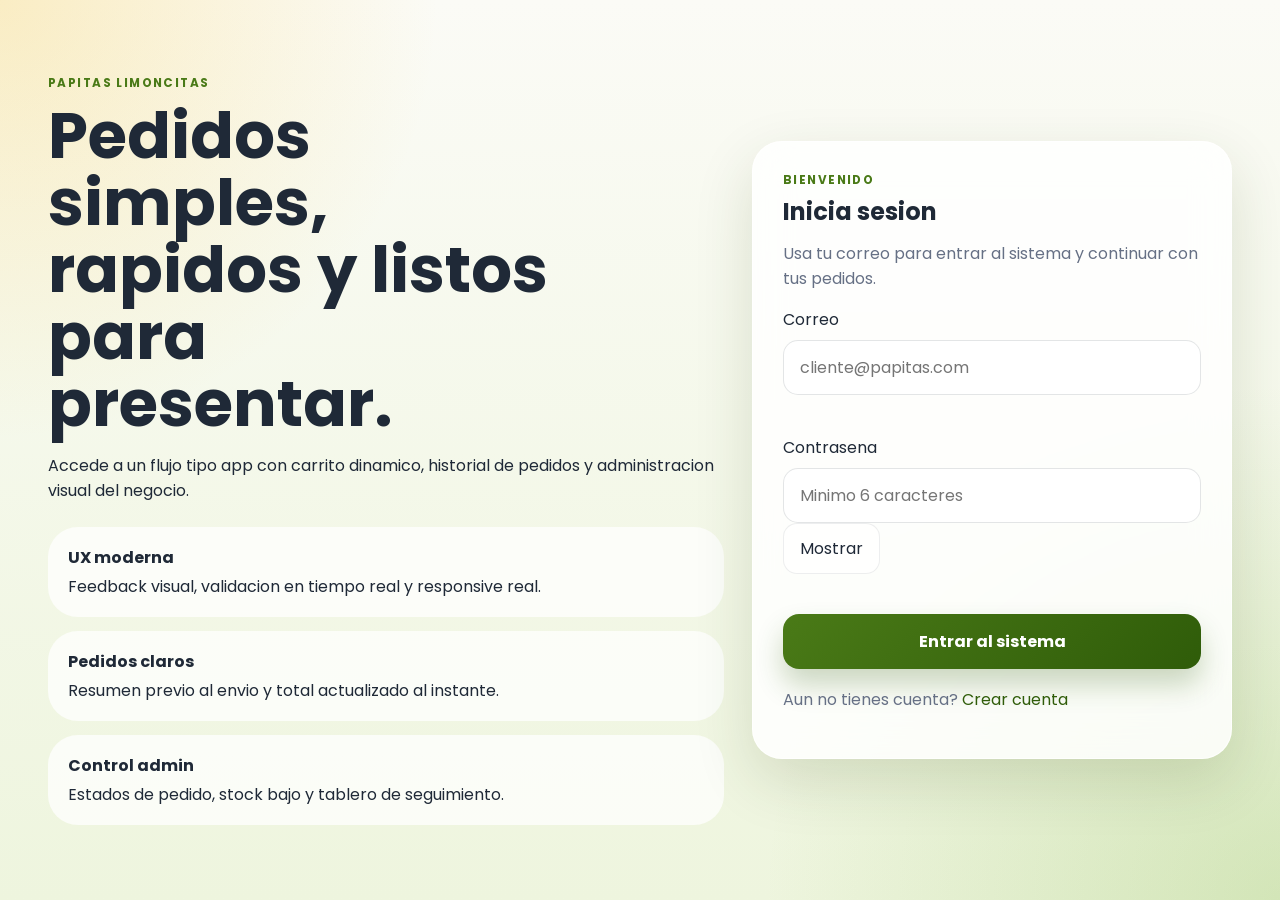
<file: src/main/resources/static/admin.html>
<!DOCTYPE html>
<html lang="es">
<head>
    <meta charset="UTF-8">
    <meta name="viewport" content="width=device-width, initial-scale=1.0">
    <title>Papitas Limoncitas | Admin</title>
    <link rel="preconnect" href="https://fonts.googleapis.com">
    <link rel="preconnect" href="https://fonts.gstatic.com" crossorigin>
    <link href="https://fonts.googleapis.com/css2?family=Poppins:wght@400;500;600;700;800&display=swap" rel="stylesheet">
    <link rel="stylesheet" href="styles.css">
</head>
<body class="store-body admin-body">
    <div class="store-backdrop"></div>

    <header class="navbar glass-panel">
        <a class="brand-lockup" href="index.html">
            <img src="assets/logo-ibague.jpeg" alt="Logo Papitas Limoncitas Ibague" class="brand-logo">
            <div>
                <strong>Papitas Limoncitas</strong>
                <span>Panel administrativo</span>
            </div>
        </a>

        <nav class="navbar-links">
            <a href="#dashboard">Dashboard</a>
            <a href="#pedidos">Pedidos</a>
            <a href="#inventario">Inventario</a>
        </nav>

        <div class="navbar-actions">
            <div class="welcome-chip" id="adminWelcomeChip">Admin</div>
            <button class="ghost-button" id="adminLogoutButton" type="button">Cerrar sesion</button>
        </div>
    </header>

    <main class="store-shell">
        <section id="dashboard" class="hero-surface glass-panel admin-hero">
            <div class="hero-copy">
                <p class="eyebrow">Centro operativo</p>
                <h1>Controla ventas, pedidos e inventario en tiempo real</h1>
                <p class="hero-text">Panel profesional para seguimiento comercial y despacho sin recargar la pagina.</p>
                <div id="liveIndicator" class="inline-banner success">Monitoreo automatico activo.</div>
            </div>
            <img src="assets/papitas-gallery-3.jpeg" alt="Branding Papitas Limoncitas" class="admin-hero-image">
        </section>

        <section class="metrics-grid enhanced-metrics">
            <article class="metric-card glass-panel">
                <span>Total ventas</span>
                <strong id="metricSales">$0</strong>
            </article>
            <article class="metric-card glass-panel">
                <span>Pedidos del dia</span>
                <strong id="metricToday">0</strong>
            </article>
            <article class="metric-card glass-panel">
                <span>Pendientes</span>
                <strong id="metricPending">0</strong>
            </article>
            <article class="metric-card glass-panel">
                <span>En proceso</span>
                <strong id="metricProcess">0</strong>
            </article>
            <article class="metric-card glass-panel">
                <span>Despachados</span>
                <strong id="metricShipped">0</strong>
            </article>
            <article class="metric-card glass-panel">
                <span>Entregados</span>
                <strong id="metricDelivered">0</strong>
            </article>
        </section>

        <section class="content-grid admin-content-grid">
            <section id="pedidos" class="catalog-stack">
                <div class="section-panel glass-panel">
                    <div class="section-head">
                        <div>
                            <p class="eyebrow">Pedidos</p>
                            <h2>Gestion comercial</h2>
                        </div>
                        <div class="admin-filters">
                            <input id="adminSearchInput" type="search" placeholder="Buscar cliente o correo">
                            <select id="statusFilter">
                                <option value="TODOS">Todos los estados</option>
                                <option value="PENDIENTE">Pendiente</option>
                                <option value="EN_PROCESO">En proceso</option>
                                <option value="DESPACHADO">Despachado</option>
                                <option value="ENTREGADO">Entregado</option>
                            </select>
                        </div>
                    </div>
                    <div id="ordersList" class="admin-orders"></div>
                </div>
            </section>

            <aside id="inventario" class="cart-sidebar glass-panel">
                <div class="section-head compact">
                    <div>
                        <p class="eyebrow">Inventario</p>
                        <h2>Alertas de stock</h2>
                    </div>
                </div>
                <div id="lowStockList" class="stock-list"></div>
                <div class="section-divider"></div>
                <div>
                    <p class="eyebrow">Siguiente accion</p>
                    <p id="adminInsight" class="muted"></p>
                </div>
            </aside>
        </section>
    </main>

    <div id="toast" class="toast hidden"></div>

    <script src="shared.js"></script>
    <script src="admin.js"></script>
</body>
</html>
</file>
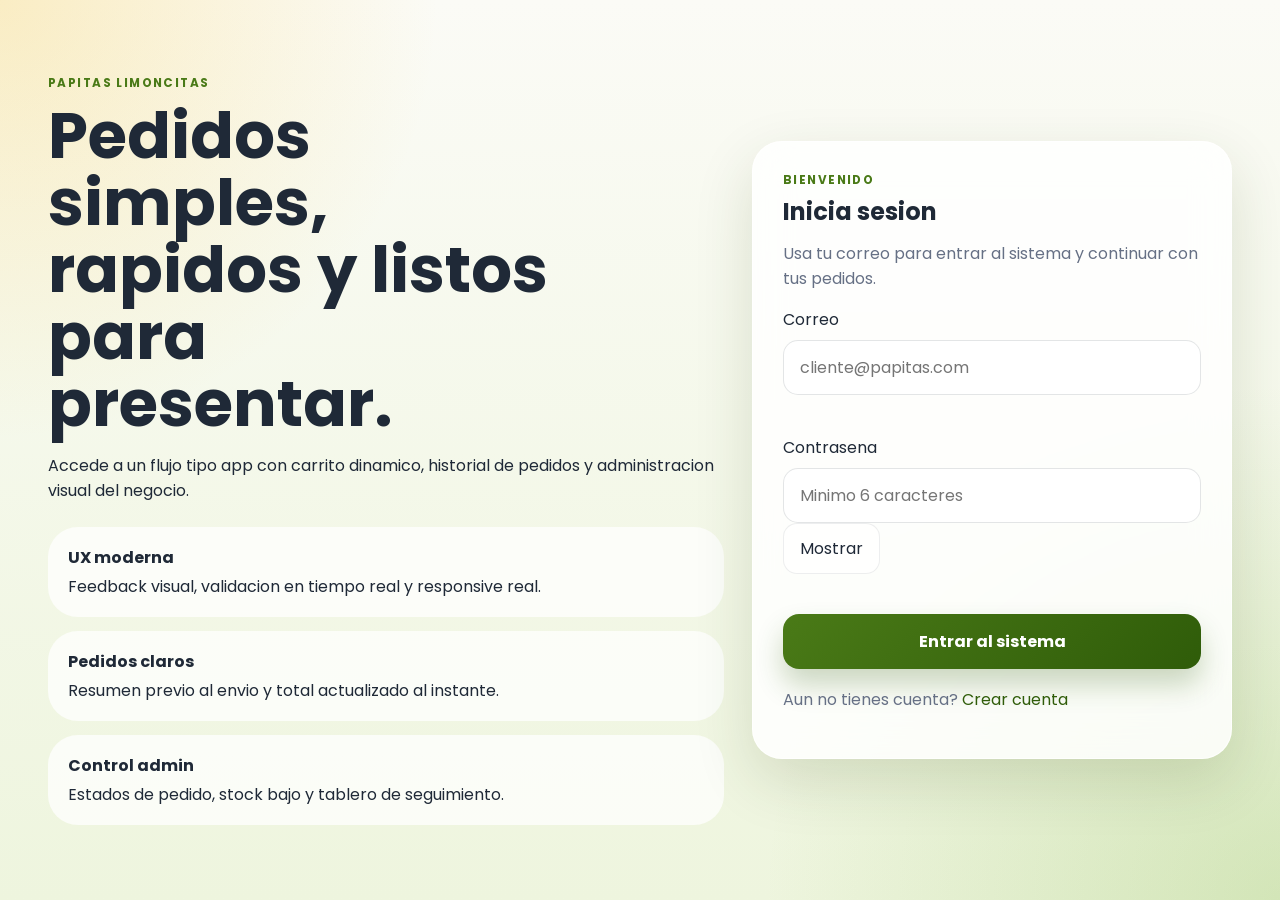
<file: src/main/resources/static/login.html>
<!DOCTYPE html>
<html lang="es">
<head>
    <meta charset="UTF-8">
    <meta name="viewport" content="width=device-width, initial-scale=1.0">
    <title>Papitas Limoncitas | Login</title>
    <link rel="preconnect" href="https://fonts.googleapis.com">
    <link rel="preconnect" href="https://fonts.gstatic.com" crossorigin>
    <link href="https://fonts.googleapis.com/css2?family=Poppins:wght@400;500;600;700;800&display=swap" rel="stylesheet">
    <link rel="stylesheet" href="styles.css">
</head>
<body class="auth-body">
    <div class="bg-orb orb-a"></div>
    <div class="bg-orb orb-c"></div>

    <main class="auth-layout">
        <section class="auth-showcase">
            <p class="eyebrow">Papitas Limoncitas</p>
            <h1>Pedidos simples, rapidos y listos para presentar.</h1>
            <p>Accede a un flujo tipo app con carrito dinamico, historial de pedidos y administracion visual del negocio.</p>
            <div class="feature-stack">
                <article class="feature-card">
                    <strong>UX moderna</strong>
                    <span>Feedback visual, validacion en tiempo real y responsive real.</span>
                </article>
                <article class="feature-card">
                    <strong>Pedidos claros</strong>
                    <span>Resumen previo al envio y total actualizado al instante.</span>
                </article>
                <article class="feature-card">
                    <strong>Control admin</strong>
                    <span>Estados de pedido, stock bajo y tablero de seguimiento.</span>
                </article>
            </div>
        </section>

        <section class="auth-card glass-panel">
            <p class="eyebrow">Bienvenido</p>
            <h2>Inicia sesion</h2>
            <p class="muted">Usa tu correo para entrar al sistema y continuar con tus pedidos.</p>

            <form id="loginForm" class="auth-form" novalidate>
                <div class="input-wrap">
                    <label for="email">Correo</label>
                    <input id="email" name="email" type="email" placeholder="cliente@papitas.com" autocomplete="email">
                    <small class="field-error" data-error-for="email"></small>
                </div>

                <div class="input-wrap">
                    <label for="password">Contrasena</label>
                    <div class="password-wrap">
                        <input id="password" name="password" type="password" placeholder="Minimo 6 caracteres" autocomplete="current-password">
                        <button id="togglePasswordButton" class="icon-button" type="button">Mostrar</button>
                    </div>
                    <small class="field-error" data-error-for="password"></small>
                </div>

                <button id="loginButton" class="primary-button" type="submit">Entrar al sistema</button>
                <div id="authMessage" class="inline-message hidden"></div>
            </form>

            <p class="auth-link-row">Aun no tienes cuenta? <a href="registro.html">Crear cuenta</a></p>
        </section>
    </main>

    <script src="shared.js"></script>
    <script src="login.js"></script>
</body>
</html>
</file>
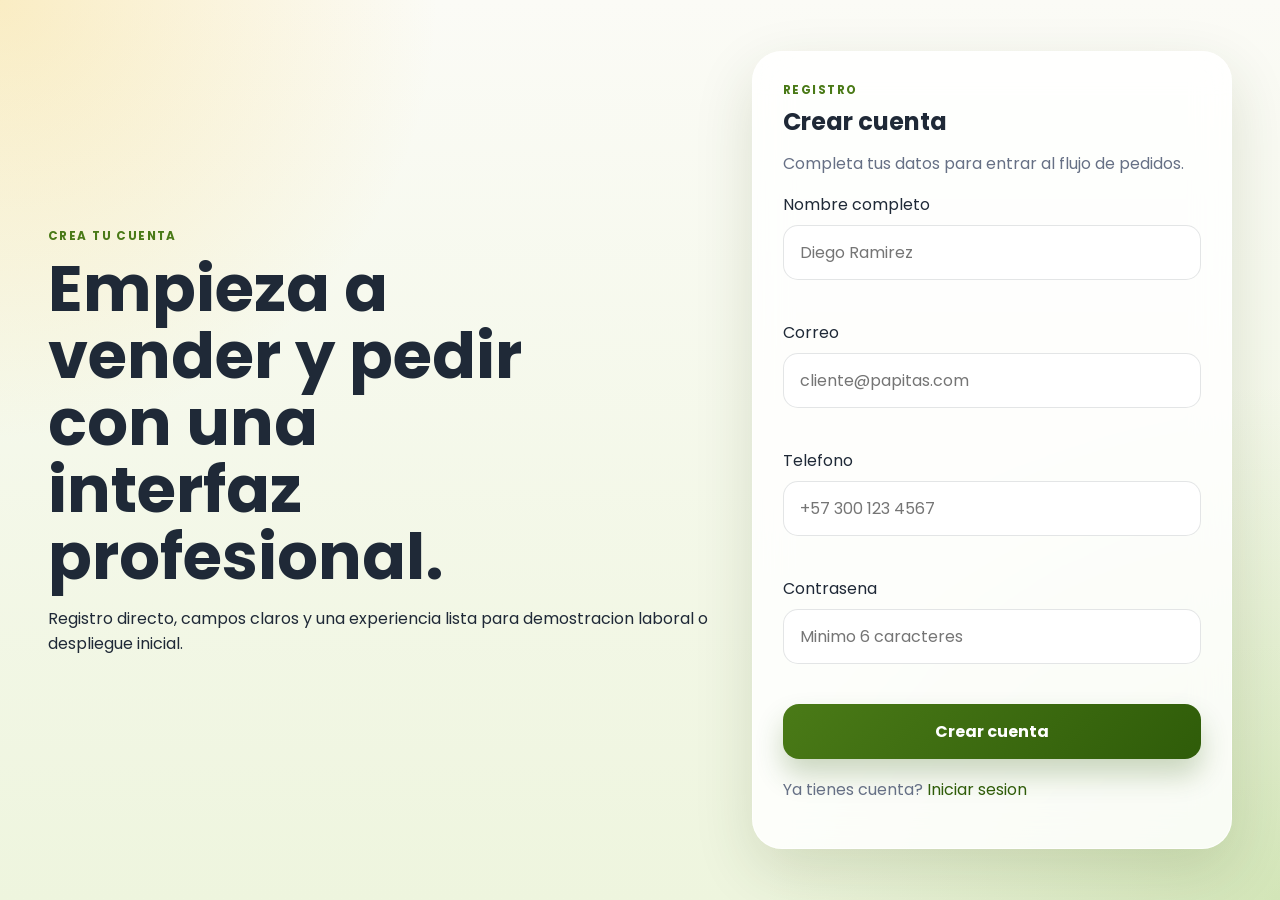
<file: src/main/resources/static/registro.html>
<!DOCTYPE html>
<html lang="es">
<head>
    <meta charset="UTF-8">
    <meta name="viewport" content="width=device-width, initial-scale=1.0">
    <title>Papitas Limoncitas | Registro</title>
    <link rel="preconnect" href="https://fonts.googleapis.com">
    <link rel="preconnect" href="https://fonts.gstatic.com" crossorigin>
    <link href="https://fonts.googleapis.com/css2?family=Poppins:wght@400;500;600;700;800&display=swap" rel="stylesheet">
    <link rel="stylesheet" href="styles.css">
</head>
<body class="auth-body">
    <div class="bg-orb orb-b"></div>
    <div class="bg-orb orb-c"></div>

    <main class="auth-layout register-layout">
        <section class="auth-showcase">
            <p class="eyebrow">Crea tu cuenta</p>
            <h1>Empieza a vender y pedir con una interfaz profesional.</h1>
            <p>Registro directo, campos claros y una experiencia lista para demostracion laboral o despliegue inicial.</p>
        </section>

        <section class="auth-card glass-panel">
            <p class="eyebrow">Registro</p>
            <h2>Crear cuenta</h2>
            <p class="muted">Completa tus datos para entrar al flujo de pedidos.</p>

            <form id="registerForm" class="auth-form" novalidate>
                <div class="input-wrap">
                    <label for="nombre">Nombre completo</label>
                    <input id="nombre" name="nombre" placeholder="Diego Ramirez">
                    <small class="field-error" data-error-for="nombre"></small>
                </div>

                <div class="input-wrap">
                    <label for="email">Correo</label>
                    <input id="email" name="email" type="email" placeholder="cliente@papitas.com">
                    <small class="field-error" data-error-for="email"></small>
                </div>

                <div class="input-wrap">
                    <label for="telefono">Telefono</label>
                    <input id="telefono" name="telefono" placeholder="+57 300 123 4567">
                    <small class="field-error" data-error-for="telefono"></small>
                </div>

                <div class="input-wrap">
                    <label for="password">Contrasena</label>
                    <input id="password" name="password" type="password" placeholder="Minimo 6 caracteres">
                    <small class="field-error" data-error-for="password"></small>
                </div>

                <button id="registerButton" class="primary-button" type="submit">Crear cuenta</button>
                <div id="registerMessage" class="inline-message hidden"></div>
            </form>

            <p class="auth-link-row">Ya tienes cuenta? <a href="login.html">Iniciar sesion</a></p>
        </section>
    </main>

    <script src="shared.js"></script>
    <script src="registro.js"></script>
</body>
</html>
</file>
<file: src/main/resources/static/styles.css>
:root {
    --bg: #f4f5ef;
    --bg-soft: #eef5de;
    --panel: rgba(255, 255, 255, 0.84);
    --panel-strong: rgba(255, 255, 255, 0.96);
    --text: #1f2937;
    --muted: #667085;
    --line: rgba(31, 41, 55, 0.08);
    --green-700: #2f5c09;
    --green-600: #4a7a17;
    --green-500: #66a61e;
    --green-100: #edf8dd;
    --lime-400: #c6df42;
    --yellow-400: #f7c843;
    --danger: #c0392b;
    --warning: #d97706;
    --success: #15803d;
    --info: #2563eb;
    --shadow: 0 22px 60px rgba(42, 63, 9, 0.14);
    --shadow-soft: 0 12px 30px rgba(42, 63, 9, 0.1);
    --radius-xl: 30px;
    --radius-lg: 22px;
    --radius-md: 16px;
    --radius-sm: 12px;
}

* {
    box-sizing: border-box;
}

html {
    scroll-behavior: smooth;
}

body {
    margin: 0;
    min-height: 100vh;
    font-family: "Poppins", sans-serif;
    color: var(--text);
    background:
        radial-gradient(circle at top left, rgba(247, 200, 67, 0.28), transparent 28%),
        radial-gradient(circle at bottom right, rgba(102, 166, 30, 0.2), transparent 33%),
        linear-gradient(180deg, #fbfbf6 0%, #eef5de 100%);
}

img {
    max-width: 100%;
    display: block;
}

a {
    color: var(--green-700);
    text-decoration: none;
}

button,
input,
select {
    font: inherit;
}

.hidden {
    display: none !important;
}

.store-body,
.auth-body {
    position: relative;
    overflow-x: hidden;
}

.store-backdrop {
    position: fixed;
    inset: 0;
    background:
        radial-gradient(circle at 15% 15%, rgba(198, 223, 66, 0.28), transparent 23%),
        radial-gradient(circle at 85% 12%, rgba(247, 200, 67, 0.24), transparent 20%),
        radial-gradient(circle at 80% 88%, rgba(102, 166, 30, 0.2), transparent 18%);
    pointer-events: none;
    z-index: 0;
}

.glass-panel {
    background: var(--panel);
    backdrop-filter: blur(18px);
    border: 1px solid rgba(255, 255, 255, 0.72);
    box-shadow: var(--shadow);
}

.navbar,
.hero-surface,
.section-panel,
.cart-sidebar,
.metric-card,
.auth-card,
.feature-card,
.modal-card,
.marketing-card {
    border-radius: var(--radius-xl);
}

.navbar,
.store-shell,
.auth-layout {
    position: relative;
    z-index: 1;
}

.navbar {
    max-width: 1380px;
    margin: 20px auto 0;
    padding: 16px 22px;
    display: flex;
    align-items: center;
    justify-content: space-between;
    gap: 18px;
}

.brand-lockup {
    display: flex;
    align-items: center;
    gap: 14px;
    color: inherit;
}

.brand-logo {
    width: 58px;
    height: 58px;
    object-fit: cover;
    border-radius: 18px;
    box-shadow: var(--shadow-soft);
}

.brand-lockup strong {
    display: block;
    font-size: 1rem;
}

.brand-lockup span {
    color: var(--muted);
    font-size: 0.84rem;
}

.navbar-links,
.navbar-actions,
.hero-badges,
.hero-cta,
.section-head,
.summary-row,
.modal-actions,
.admin-filters,
.product-actions,
.cart-line,
.order-header,
.top-inline-stats {
    display: flex;
    align-items: center;
}

.navbar-links {
    gap: 18px;
}

.navbar-links a {
    font-weight: 600;
    color: var(--muted);
}

.navbar-links a:hover {
    color: var(--green-700);
}

.navbar-actions {
    gap: 10px;
}

.welcome-chip,
.badge,
.status-pill,
.product-badge,
.price-pill {
    padding: 10px 14px;
    border-radius: 999px;
    font-size: 0.84rem;
    font-weight: 700;
}

.welcome-chip,
.badge,
.price-pill {
    background: rgba(74, 122, 23, 0.11);
    color: var(--green-700);
}

.ghost-button,
.primary-button,
.icon-button,
.qty-button,
.status-button,
.primary-mini-button,
.primary-inline-button,
.floating-cart {
    border: none;
    cursor: pointer;
    transition: transform 0.2s ease, box-shadow 0.2s ease, background 0.2s ease, opacity 0.2s ease;
}

.ghost-button,
.icon-button {
    padding: 12px 16px;
    border-radius: 14px;
    background: rgba(255, 255, 255, 0.75);
    border: 1px solid var(--line);
    color: var(--text);
}

.primary-button,
.primary-inline-button,
.primary-mini-button {
    background: linear-gradient(135deg, var(--green-600), var(--green-700));
    color: #fff;
    font-weight: 700;
    box-shadow: 0 16px 28px rgba(47, 92, 9, 0.24);
}

.primary-button {
    width: 100%;
    padding: 15px 18px;
    border-radius: 16px;
}

.primary-inline-button {
    padding: 14px 22px;
    border-radius: 16px;
}

.primary-mini-button {
    padding: 12px 16px;
    border-radius: 14px;
}

.ghost-button:hover,
.primary-button:hover,
.primary-inline-button:hover,
.primary-mini-button:hover,
.icon-button:hover,
.qty-button:hover,
.status-button:hover,
.floating-cart:hover {
    transform: translateY(-1px);
}

.store-shell {
    max-width: 1380px;
    margin: 0 auto;
    padding: 20px 20px 48px;
    display: grid;
    gap: 20px;
}

.hero-surface {
    padding: 26px;
    display: grid;
    gap: 22px;
    grid-template-columns: minmax(0, 1.05fr) minmax(300px, 0.95fr);
}

.hero-copy h1,
.section-head h2,
.auth-showcase h1,
.auth-card h2 {
    margin: 0;
    line-height: 1.05;
}

.hero-copy h1,
.admin-hero h1 {
    font-size: clamp(2.4rem, 5vw, 4.5rem);
    max-width: 11ch;
}

.hero-text,
.muted {
    color: var(--muted);
}

.eyebrow {
    margin: 0 0 10px;
    letter-spacing: 0.12em;
    text-transform: uppercase;
    font-size: 0.74rem;
    font-weight: 700;
    color: var(--green-600);
}

.hero-badges,
.hero-cta {
    gap: 12px;
    flex-wrap: wrap;
    margin-top: 20px;
}

.hero-visual {
    display: grid;
    gap: 16px;
}

.hero-photo-card {
    position: relative;
    min-height: 340px;
    border-radius: 28px;
    overflow: hidden;
    box-shadow: var(--shadow-soft);
}

.hero-photo-card img,
.admin-hero-image {
    width: 100%;
    height: 100%;
    object-fit: cover;
}

.floating-quote {
    position: absolute;
    left: 18px;
    bottom: 18px;
    padding: 14px 18px;
    border-radius: 18px;
    background: rgba(255, 255, 255, 0.86);
    color: var(--green-700);
    font-weight: 700;
    max-width: 240px;
}

.hero-stats {
    display: grid;
    gap: 14px;
    grid-template-columns: repeat(2, minmax(0, 1fr));
}

.hero-stats article,
.metric-card {
    padding: 18px;
    border-radius: 20px;
    background: var(--panel-strong);
}

.hero-stats strong,
.metric-card strong {
    display: block;
    font-size: 1.9rem;
}

.marketing-strip {
    display: grid;
    gap: 16px;
    grid-template-columns: repeat(3, minmax(0, 1fr));
}

.marketing-card {
    padding: 18px 20px;
    text-align: center;
    font-weight: 700;
    color: var(--green-700);
}

.content-grid {
    display: grid;
    gap: 20px;
    grid-template-columns: minmax(0, 1.65fr) minmax(330px, 0.95fr);
}

.admin-content-grid {
    align-items: start;
}

.catalog-stack {
    display: grid;
    gap: 20px;
}

.section-panel,
.cart-sidebar {
    padding: 24px;
}

.section-head {
    justify-content: space-between;
    gap: 16px;
    margin-bottom: 18px;
}

.section-head.compact {
    margin-bottom: 12px;
}

.searchbox,
.input-wrap {
    display: grid;
    gap: 8px;
}

.searchbox input,
.admin-filters input,
.input-wrap input,
.input-wrap select,
.admin-filters select {
    width: 100%;
    min-width: 0;
    padding: 14px 16px;
    border-radius: 15px;
    border: 1px solid rgba(31, 41, 55, 0.12);
    background: rgba(255, 255, 255, 0.95);
    outline: none;
}

.searchbox input:focus,
.admin-filters input:focus,
.input-wrap input:focus,
.input-wrap select:focus,
.admin-filters select:focus {
    border-color: rgba(74, 122, 23, 0.42);
    box-shadow: 0 0 0 4px rgba(74, 122, 23, 0.12);
}

.field-error {
    min-height: 18px;
    font-size: 0.8rem;
    color: var(--danger);
}

.product-grid {
    display: grid;
    gap: 18px;
    grid-template-columns: repeat(auto-fit, minmax(260px, 1fr));
}

.commercial-card,
.cart-card,
.history-card,
.order-card,
.stock-card {
    background: rgba(255, 255, 255, 0.88);
    border: 1px solid var(--line);
    border-radius: 24px;
    box-shadow: var(--shadow-soft);
}

.commercial-card {
    overflow: hidden;
}

.product-photo-wrap {
    position: relative;
    height: 210px;
    overflow: hidden;
}

.product-photo {
    width: 100%;
    height: 100%;
    object-fit: cover;
    transform: scale(1.01);
}

.product-badge {
    position: absolute;
    top: 14px;
    left: 14px;
    box-shadow: var(--shadow-soft);
}

.product-badge.success {
    background: rgba(21, 128, 61, 0.16);
    color: var(--success);
}

.product-badge.warning {
    background: rgba(217, 119, 6, 0.16);
    color: var(--warning);
}

.product-badge.danger {
    background: rgba(192, 57, 43, 0.16);
    color: var(--danger);
}

.product-copy,
.cart-card,
.history-card,
.order-card,
.stock-card {
    padding: 18px;
}

.product-copy h3,
.history-card h4,
.order-card h4 {
    margin: 0 0 8px;
}

.product-meta,
.history-meta,
.order-meta {
    display: flex;
    flex-wrap: wrap;
    gap: 10px;
    margin: 14px 0;
}

.meta-chip {
    padding: 8px 10px;
    border-radius: 999px;
    background: rgba(31, 41, 55, 0.05);
    color: var(--muted);
    font-size: 0.82rem;
    font-weight: 600;
}

.product-actions,
.cart-line,
.order-header {
    justify-content: space-between;
    gap: 10px;
}

.qty-controller {
    display: inline-flex;
    align-items: center;
    gap: 8px;
    padding: 6px;
    border-radius: 999px;
    background: rgba(31, 41, 55, 0.05);
}

.qty-button {
    width: 34px;
    height: 34px;
    border-radius: 999px;
    background: #fff;
    color: var(--green-700);
    font-weight: 700;
}

.qty-value {
    min-width: 24px;
    text-align: center;
    font-weight: 700;
}

.cart-sidebar {
    position: sticky;
    top: 20px;
}

.cart-items,
.history-list,
.admin-orders,
.stock-list {
    display: grid;
    gap: 14px;
}

.summary-box,
.summary-preview,
.empty-state,
.confirm-content,
.inline-banner {
    padding: 15px 16px;
    border-radius: 18px;
}

.summary-box {
    margin: 16px 0;
    background: rgba(74, 122, 23, 0.08);
}

.summary-row {
    justify-content: space-between;
}

.total-row {
    margin-top: 10px;
    padding-top: 12px;
    border-top: 1px solid rgba(74, 122, 23, 0.12);
}

.summary-preview,
.empty-state,
.confirm-content,
.inline-banner {
    background: rgba(31, 41, 55, 0.05);
    color: var(--muted);
}

.inline-banner.success {
    background: rgba(21, 128, 61, 0.12);
    color: var(--success);
}

.wholesale-panel {
    background:
        linear-gradient(135deg, rgba(198, 223, 66, 0.18), rgba(255, 255, 255, 0.8)),
        var(--panel);
}

.wholesale-grid {
    display: grid;
    gap: 14px;
    grid-template-columns: repeat(3, minmax(0, 1fr));
    margin: 16px 0;
}

.wholesale-card {
    padding: 18px;
    border-radius: 22px;
    background: rgba(255, 255, 255, 0.8);
    border: 1px solid rgba(31, 41, 55, 0.06);
}

.wholesale-card strong {
    display: block;
    margin-bottom: 6px;
}

.wholesale-card span {
    color: var(--muted);
}

.wholesale-card.accent {
    background: rgba(74, 122, 23, 0.11);
}

.wholesale-brand {
    width: 132px;
    height: 132px;
    object-fit: cover;
    border-radius: 24px;
}

.history-items,
.order-items {
    margin: 14px 0 0;
    padding-left: 18px;
    color: var(--muted);
}

.status-pill.pending {
    background: rgba(217, 119, 6, 0.14);
    color: var(--warning);
}

.status-pill.processing {
    background: rgba(37, 99, 235, 0.14);
    color: var(--info);
}

.status-pill.shipped {
    background: rgba(139, 92, 246, 0.14);
    color: #7c3aed;
}

.status-pill.delivered {
    background: rgba(21, 128, 61, 0.14);
    color: var(--success);
}

.metrics-grid {
    display: grid;
    gap: 16px;
    grid-template-columns: repeat(4, minmax(0, 1fr));
}

.enhanced-metrics {
    grid-template-columns: repeat(6, minmax(0, 1fr));
}

.metric-card span {
    color: var(--muted);
    display: block;
    margin-bottom: 10px;
}

.admin-hero {
    align-items: center;
}

.admin-hero-image {
    max-height: 320px;
    border-radius: 28px;
    object-fit: cover;
    box-shadow: var(--shadow-soft);
}

.admin-filters {
    gap: 12px;
    flex-wrap: wrap;
}

.operational-card .admin-order-total {
    margin-top: 14px;
    font-weight: 700;
}

.status-actions {
    display: flex;
    flex-wrap: wrap;
    gap: 10px;
    margin-top: 18px;
}

.status-button {
    padding: 10px 14px;
    border-radius: 14px;
    background: rgba(31, 41, 55, 0.05);
    font-weight: 600;
}

.status-button.active {
    background: rgba(74, 122, 23, 0.12);
    color: var(--green-700);
}

.stock-alert {
    border-left: 6px solid var(--warning);
}

.stock-zero {
    border-left: 6px solid var(--danger);
}

.section-divider {
    height: 1px;
    margin: 18px 0;
    background: rgba(31, 41, 55, 0.08);
}

.floating-cart {
    position: fixed;
    right: 18px;
    bottom: 18px;
    z-index: 12;
    display: inline-flex;
    align-items: center;
    gap: 12px;
    padding: 14px 18px;
    border-radius: 999px;
    background: linear-gradient(135deg, var(--green-600), var(--green-700));
    color: #fff;
    box-shadow: 0 18px 30px rgba(47, 92, 9, 0.26);
}

.modal {
    position: fixed;
    inset: 0;
    z-index: 25;
    display: grid;
    place-items: center;
    padding: 20px;
    background: rgba(15, 23, 42, 0.44);
}

.modal-card {
    width: min(560px, 100%);
    padding: 28px;
    background: #fff;
}

.modal-actions {
    justify-content: flex-end;
    gap: 12px;
    margin-top: 18px;
}

.modal-actions .primary-button,
.modal-actions .ghost-button,
.success-card .primary-button {
    width: auto;
}

.process-card,
.success-card {
    text-align: center;
}

.spinner-ring {
    width: 72px;
    height: 72px;
    margin: 0 auto 18px;
    border: 6px solid rgba(74, 122, 23, 0.14);
    border-top-color: var(--green-600);
    border-radius: 50%;
    animation: spin 1s linear infinite;
}

@keyframes spin {
    to {
        transform: rotate(360deg);
    }
}

.toast {
    position: fixed;
    right: 24px;
    bottom: 90px;
    z-index: 30;
    min-width: 260px;
    max-width: 360px;
    padding: 16px 18px;
    border-radius: 18px;
    background: #fff;
    box-shadow: var(--shadow);
}

.toast.success {
    background: rgba(21, 128, 61, 0.14);
    color: var(--success);
}

.toast.error {
    background: rgba(192, 57, 43, 0.14);
    color: var(--danger);
}

.auth-layout {
    min-height: 100vh;
    max-width: 1240px;
    margin: 0 auto;
    padding: 28px;
    display: grid;
    gap: 28px;
    grid-template-columns: minmax(0, 1.1fr) minmax(360px, 480px);
    align-items: center;
    position: relative;
    z-index: 1;
}

.auth-showcase h1 {
    font-size: clamp(2.4rem, 5vw, 4.2rem);
    max-width: 12ch;
}

.feature-stack {
    display: grid;
    gap: 14px;
    margin-top: 24px;
}

.feature-card {
    padding: 18px 20px;
    background: rgba(255, 255, 255, 0.75);
}

.feature-card strong {
    display: block;
    margin-bottom: 4px;
}

.auth-card {
    padding: 30px;
}

.auth-form {
    display: grid;
    gap: 14px;
}

.auth-link-row {
    margin-top: 18px;
    color: var(--muted);
}

.password-wrap {
    gap: 10px;
}

.password-wrap input {
    flex: 1;
}

.inline-message {
    padding: 14px 16px;
    border-radius: 16px;
}

.inline-message.success {
    background: rgba(21, 128, 61, 0.12);
    color: var(--success);
}

.inline-message.error {
    background: rgba(192, 57, 43, 0.12);
    color: var(--danger);
}

@media (max-width: 1180px) {
    .hero-surface,
    .content-grid,
    .auth-layout {
        grid-template-columns: 1fr;
    }

    .enhanced-metrics {
        grid-template-columns: repeat(3, minmax(0, 1fr));
    }

    .cart-sidebar {
        position: static;
    }
}

@media (max-width: 860px) {
    .navbar,
    .section-head,
    .hero-cta,
    .navbar-actions,
    .navbar-links,
    .hero-stats,
    .wholesale-grid,
    .metrics-grid {
        flex-direction: column;
        grid-template-columns: 1fr;
    }

    .navbar {
        align-items: stretch;
    }

    .navbar-links {
        gap: 12px;
    }

    .section-head {
        align-items: stretch;
    }

    .wholesale-brand {
        width: 100%;
        height: 180px;
    }

    .enhanced-metrics {
        grid-template-columns: repeat(2, minmax(0, 1fr));
    }
}

@media (max-width: 640px) {
    .navbar,
    .store-shell,
    .auth-layout {
        padding-left: 14px;
        padding-right: 14px;
    }

    .navbar {
        margin-top: 12px;
        padding-top: 14px;
        padding-bottom: 14px;
    }

    .hero-surface,
    .section-panel,
    .cart-sidebar,
    .auth-card {
        padding: 18px;
    }

    .hero-copy h1,
    .admin-hero h1,
    .auth-showcase h1 {
        font-size: 2.3rem;
        max-width: none;
    }

    .product-grid {
        grid-template-columns: 1fr;
    }

    .enhanced-metrics {
        grid-template-columns: 1fr;
    }

    .floating-cart {
        left: 14px;
        right: 14px;
        bottom: 14px;
        justify-content: space-between;
    }

    .toast {
        left: 14px;
        right: 14px;
        bottom: 86px;
        max-width: none;
    }
}
</file>
